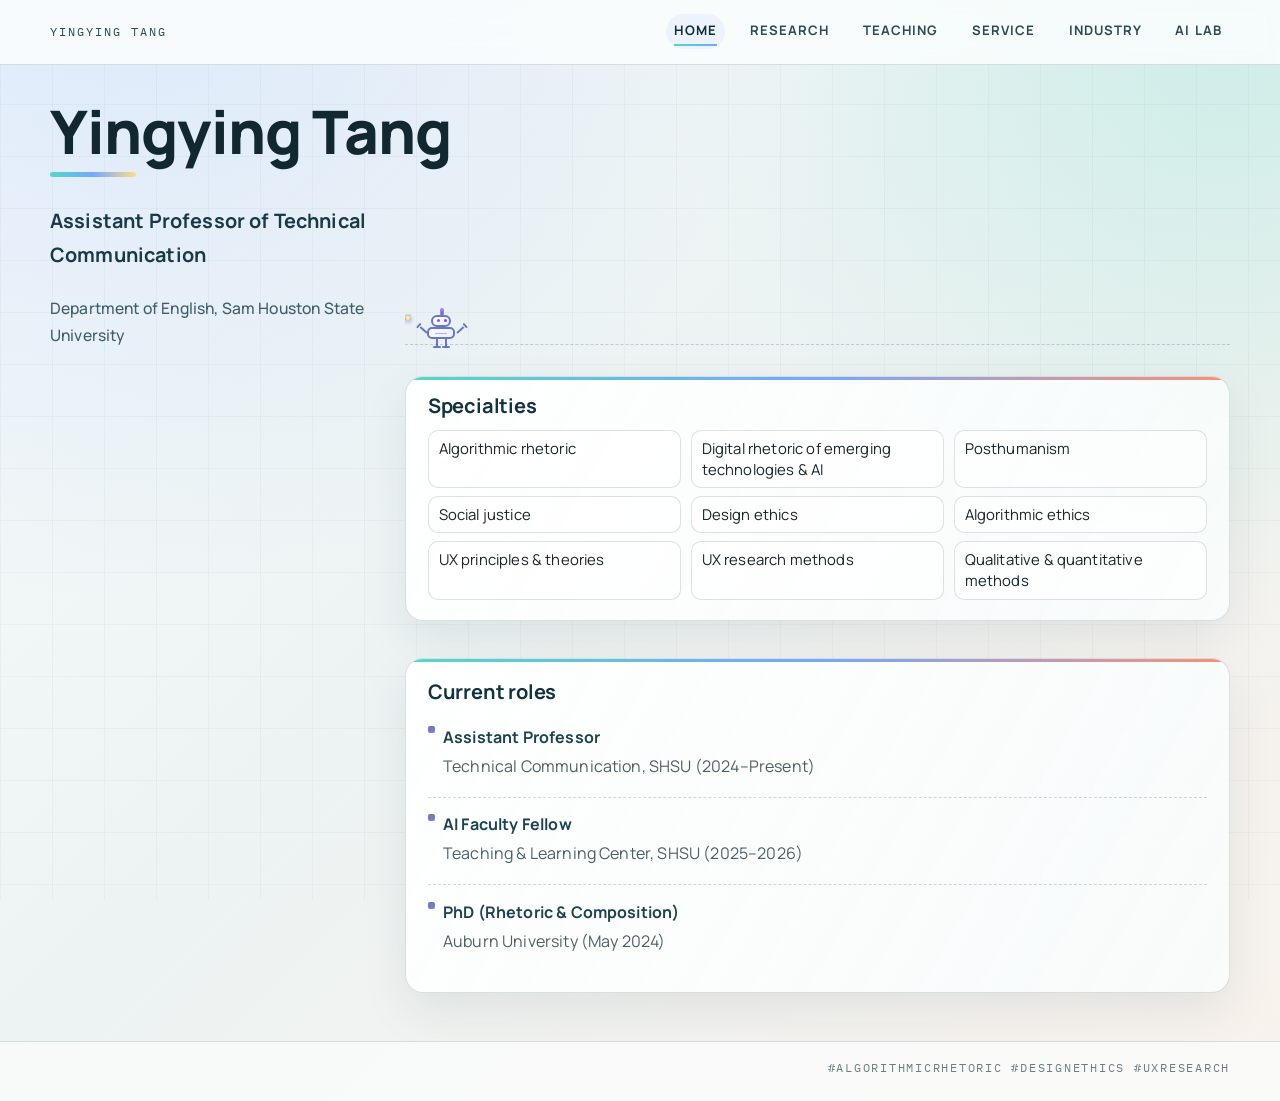
<file: index.html>
<!DOCTYPE html>
<html lang="en">
<head>
  <meta charset="UTF-8">
  <meta name="viewport" content="width=device-width, initial-scale=1.0">
  <link rel="stylesheet" href="css/styles.css">
  <title>Home | Yingying Tang</title>
</head>
<body>
  <div class="page-wrapper">
<header class="site-header">
    <div class="site-header-inner">
      <p class="site-title">Yingying Tang</p>
      <nav class="site-nav" aria-label="Main navigation">
        <a href="index.html" aria-current="page">Home</a>
        <a href="research.html">Research</a>
        <a href="teaching.html">Teaching</a>
        <a href="service.html">Service</a>
        <a href="industry.html">Industry</a>
        <a href="ai-lab.html">AI Lab</a>
      </nav>
    </div>
  </header>
  <main class="container home-page">
    <h1 class="home-name">Yingying Tang</h1>
    <p class="home-subtitle">Assistant Professor of Technical Communication</p>
    <p class="home-affiliation">Department of English, Sam Houston State University</p>

    <div class="home-robot-track" aria-hidden="true">
      <div class="home-walker">
        <div class="home-robot">
          <span class="home-robot-head"></span>
          <span class="home-robot-body"></span>
          <span class="home-robot-eye home-robot-eye-left"></span>
          <span class="home-robot-eye home-robot-eye-right"></span>
          <span class="home-juggle-ball home-juggle-ball-one"></span>
          <span class="home-juggle-ball home-juggle-ball-two"></span>
          <span class="home-juggle-ball home-juggle-ball-three"></span>
          <span class="home-robot-arm home-robot-arm-left"></span>
          <span class="home-robot-arm home-robot-arm-right"></span>
          <span class="home-robot-leg home-robot-leg-left"></span>
          <span class="home-robot-leg home-robot-leg-right"></span>
        </div>
      </div>
    </div>

    <section class="section specialties-section">
      <h2>Specialties</h2>
      <ul class="specialties-list">
        <li>Algorithmic rhetoric</li>
        <li>Digital rhetoric of emerging technologies &amp; AI</li>
        <li>Posthumanism</li>
        <li>Social justice</li>
        <li>Design ethics</li>
        <li>Algorithmic ethics</li>
        <li>UX principles &amp; theories</li>
        <li>UX research methods</li>
        <li>Qualitative &amp; quantitative methods</li>
      </ul>
    </section>

    <section class="section">
      <h2>Current roles</h2>
      <ul>
        <li>
          <h3>Assistant Professor</h3>
          <p>Technical Communication, SHSU (2024–Present)</p>
        </li>
        <li>
          <h3>AI Faculty Fellow</h3>
          <p>Teaching &amp; Learning Center, SHSU (2025–2026)</p>
        </li>
        <li>
          <h3>PhD (Rhetoric &amp; Composition)</h3>
          <p>Auburn University (May 2024)</p>
        </li>
      </ul>
    </section>

  </main>
  <footer class="site-footer">
    <div class="site-footer-inner">
      <p>#AlgorithmicRhetoric #DesignEthics #UXResearch</p>
    </div>
  </footer>
  </div>
</body>
</html>
</file>
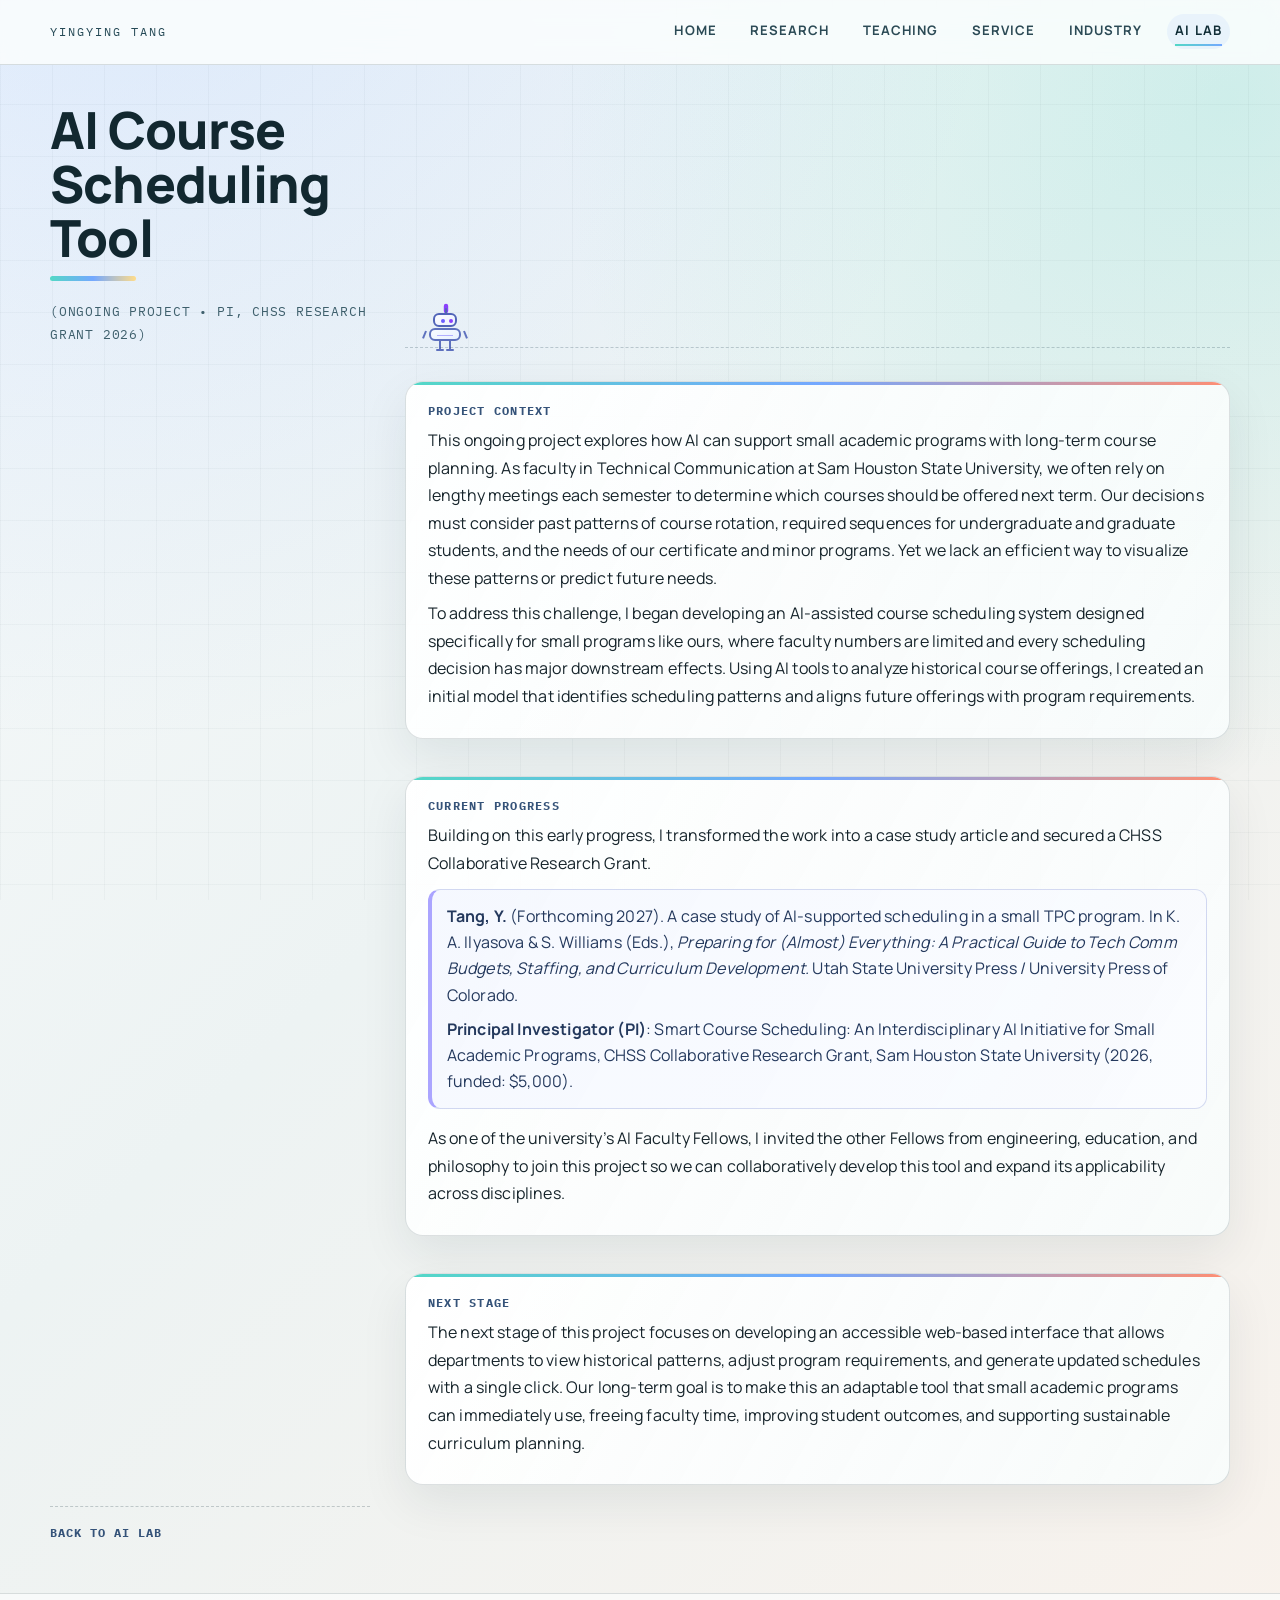
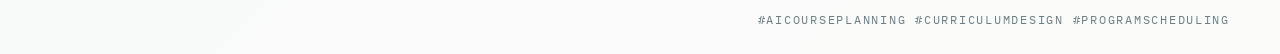
<file: ai-course-scheduling-tool.html>
<!DOCTYPE html>
<html lang="en">
<head>
  <meta charset="UTF-8">
  <meta name="viewport" content="width=device-width, initial-scale=1.0">
  <link rel="stylesheet" href="css/styles.css">
  <title>AI Course Scheduling Tool | Yingying Tang</title>
</head>
<body>
  <div class="page-wrapper">
<header class="site-header">
    <div class="site-header-inner">
      <p class="site-title">Yingying Tang</p>
      <nav class="site-nav" aria-label="Main navigation">
        <a href="index.html">Home</a>
        <a href="research.html">Research</a>
        <a href="teaching.html">Teaching</a>
        <a href="service.html">Service</a>
        <a href="industry.html">Industry</a>
        <a href="ai-lab.html" aria-current="page">AI Lab</a>
      </nav>
    </div>
  </header>
  <main class="container ai-course-page">
    <h1>AI Course Scheduling Tool</h1>
    <p class="ai-course-meta">(Ongoing Project • PI, CHSS Research Grant 2026)</p>

    <div class="ai-course-robot-track" aria-hidden="true">
      <div class="ai-walker">
        <div class="ai-robot">
          <span class="ai-robot-head"></span>
          <span class="ai-robot-body"></span>
          <span class="ai-robot-arm ai-robot-arm-left"></span>
          <span class="ai-robot-arm ai-robot-arm-right"></span>
          <span class="ai-robot-leg ai-robot-leg-left"></span>
          <span class="ai-robot-leg ai-robot-leg-right"></span>
        </div>
      </div>
    </div>

    <section class="section ai-course-block">
      <h2>Project Context</h2>
      <p>This ongoing project explores how AI can support small academic programs with long-term course planning. As faculty in Technical Communication at Sam Houston State University, we often rely on lengthy meetings each semester to determine which courses should be offered next term. Our decisions must consider past patterns of course rotation, required sequences for undergraduate and graduate students, and the needs of our certificate and minor programs. Yet we lack an efficient way to visualize these patterns or predict future needs.</p>
      <p>To address this challenge, I began developing an AI-assisted course scheduling system designed specifically for small programs like ours, where faculty numbers are limited and every scheduling decision has major downstream effects. Using AI tools to analyze historical course offerings, I created an initial model that identifies scheduling patterns and aligns future offerings with program requirements.</p>
    </section>

    <section class="section ai-course-block">
      <h2>Current Progress</h2>
      <p>Building on this early progress, I transformed the work into a case study article and secured a CHSS Collaborative Research Grant.</p>
      <div class="ai-course-citation">
        <p><strong>Tang, Y.</strong> (Forthcoming 2027). A case study of AI-supported scheduling in a small TPC program. In K. A. Ilyasova &amp; S. Williams (Eds.), <em>Preparing for (Almost) Everything: A Practical Guide to Tech Comm Budgets, Staffing, and Curriculum Development.</em> Utah State University Press / University Press of Colorado.</p>
        <p><strong>Principal Investigator (PI)</strong>: Smart Course Scheduling: An Interdisciplinary AI Initiative for Small Academic Programs, CHSS Collaborative Research Grant, Sam Houston State University (2026, funded: $5,000).</p>
      </div>
      <p class="ai-course-collab-note">As one of the university’s AI Faculty Fellows, I invited the other Fellows from engineering, education, and philosophy to join this project so we can collaboratively develop this tool and expand its applicability across disciplines.</p>
    </section>

    <section class="section ai-course-block">
      <h2>Next Stage</h2>
      <p>The next stage of this project focuses on developing an accessible web-based interface that allows departments to view historical patterns, adjust program requirements, and generate updated schedules with a single click. Our long-term goal is to make this an adaptable tool that small academic programs can immediately use, freeing faculty time, improving student outcomes, and supporting sustainable curriculum planning.</p>
    </section>

    <p class="ai-course-exit"><a href="ai-lab.html">Back to AI Lab</a></p>
  </main>
  <footer class="site-footer">
    <div class="site-footer-inner">
      <p>#AICoursePlanning #CurriculumDesign #ProgramScheduling</p>
    </div>
  </footer>
  </div>
</body>
</html>
</file>
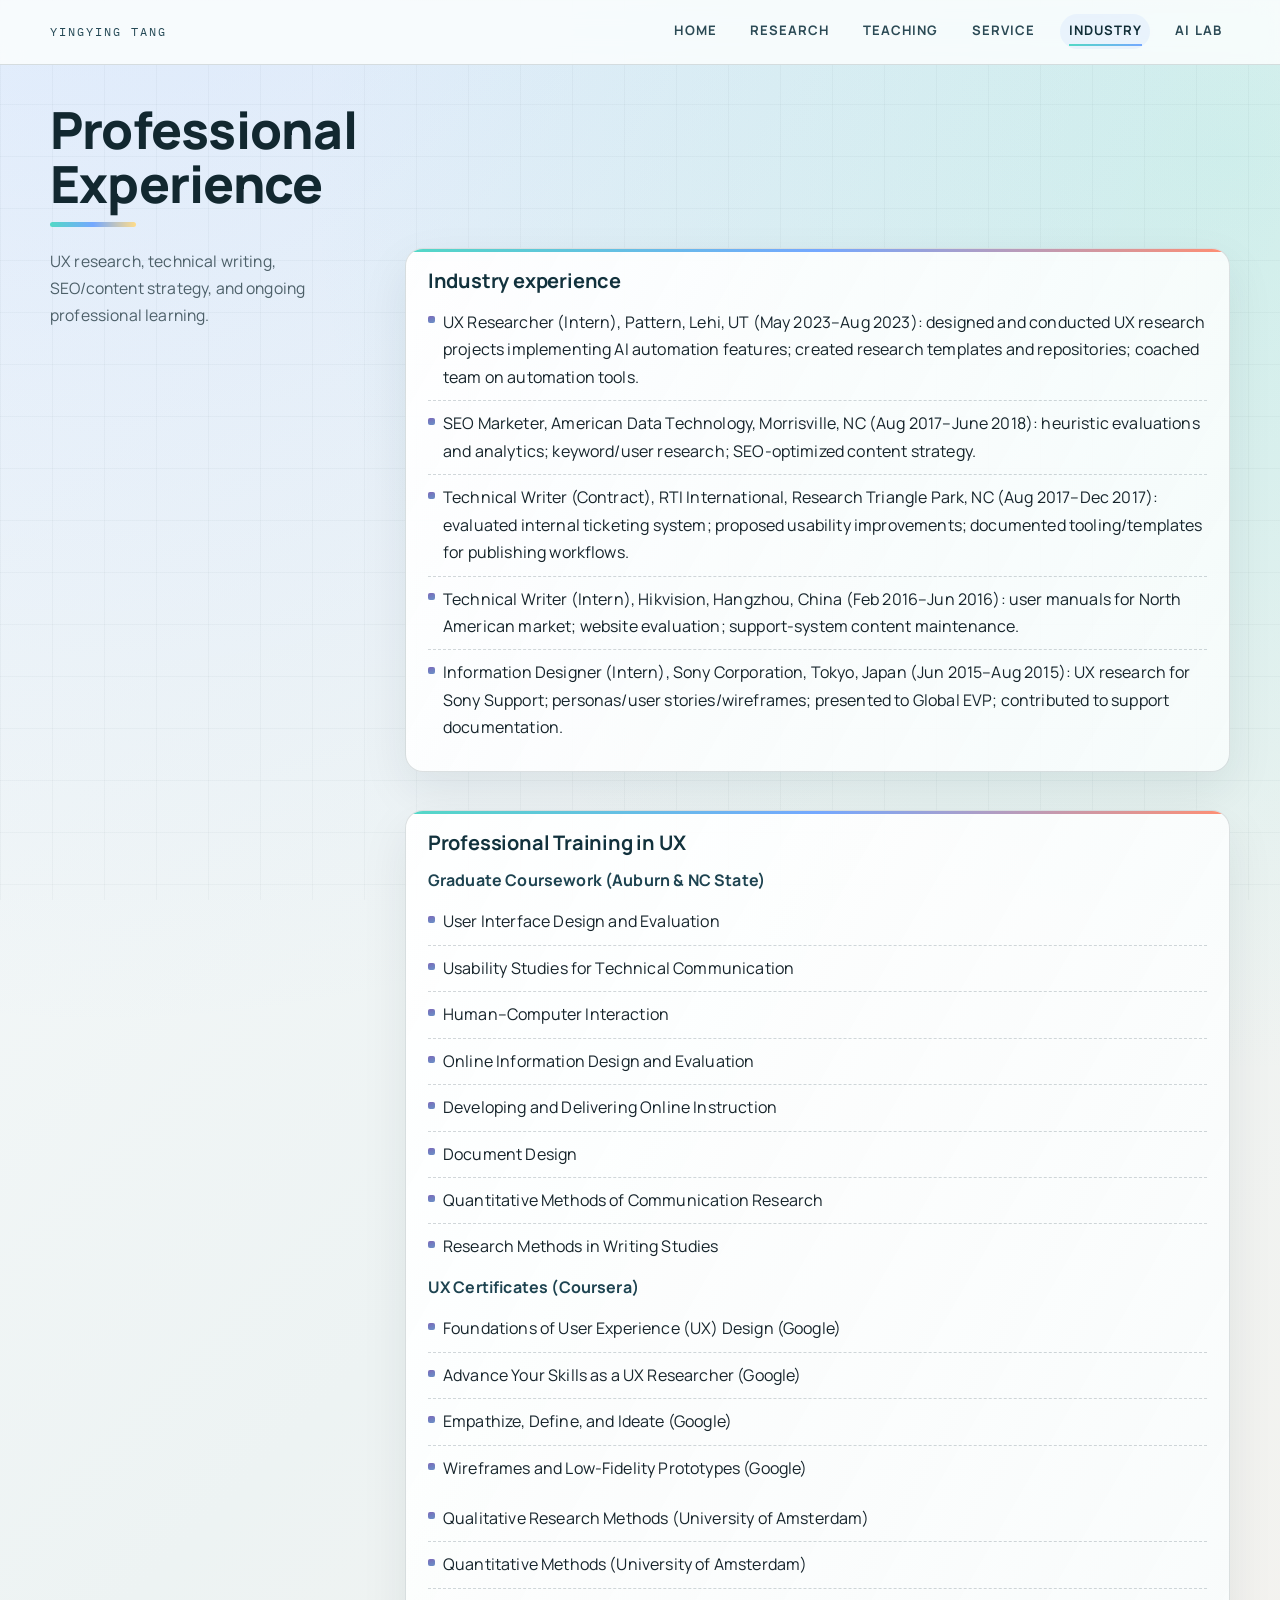
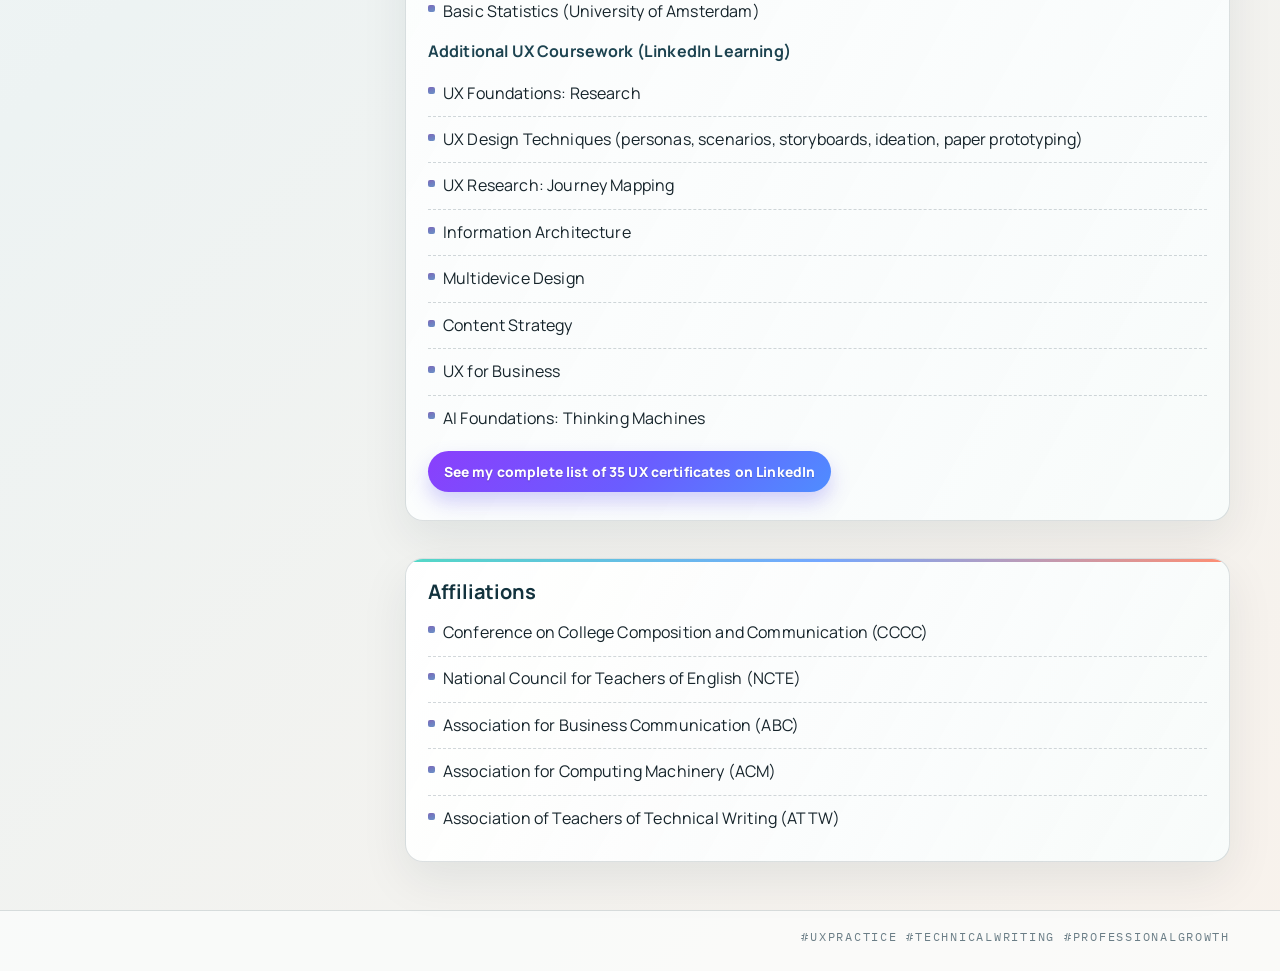
<file: industry.html>
<!DOCTYPE html>
<html lang="en">
<head>
  <meta charset="UTF-8">
  <meta name="viewport" content="width=device-width, initial-scale=1.0">
  <link rel="stylesheet" href="css/styles.css">
  <title>Professional Experience | Yingying Tang</title>
</head>
<body>
  <div class="page-wrapper">
<header class="site-header">
    <div class="site-header-inner">
      <p class="site-title">Yingying Tang</p>
      <nav class="site-nav" aria-label="Main navigation">
        <a href="index.html">Home</a>
        <a href="research.html">Research</a>
        <a href="teaching.html">Teaching</a>
        <a href="service.html">Service</a>
        <a href="industry.html" aria-current="page">Industry</a>
        <a href="ai-lab.html">AI Lab</a>
      </nav>
    </div>
  </header>
  <main class="container">
    <h1>Professional Experience</h1>
    <p>UX research, technical writing, SEO/content strategy, and ongoing professional learning.</p>

    <section class="section">
      <h2>Industry experience</h2>
      <ul>
        <li>UX Researcher (Intern), Pattern, Lehi, UT (May 2023–Aug 2023): designed and conducted UX research projects implementing AI automation features; created research templates and repositories; coached team on automation tools.</li>
        <li>SEO Marketer, American Data Technology, Morrisville, NC (Aug 2017–June 2018): heuristic evaluations and analytics; keyword/user research; SEO-optimized content strategy.</li>
        <li>Technical Writer (Contract), RTI International, Research Triangle Park, NC (Aug 2017–Dec 2017): evaluated internal ticketing system; proposed usability improvements; documented tooling/templates for publishing workflows.</li>
        <li>Technical Writer (Intern), Hikvision, Hangzhou, China (Feb 2016–Jun 2016): user manuals for North American market; website evaluation; support-system content maintenance.</li>
        <li>Information Designer (Intern), Sony Corporation, Tokyo, Japan (Jun 2015–Aug 2015): UX research for Sony Support; personas/user stories/wireframes; presented to Global EVP; contributed to support documentation.</li>
      </ul>
    </section>

    <section class="section">
      <h2>Professional Training in UX</h2>
      <h3>Graduate Coursework (Auburn &amp; NC State)</h3>
      <ul>
        <li>User Interface Design and Evaluation</li>
        <li>Usability Studies for Technical Communication</li>
        <li>Human–Computer Interaction</li>
        <li>Online Information Design and Evaluation</li>
        <li>Developing and Delivering Online Instruction</li>
        <li>Document Design</li>
        <li>Quantitative Methods of Communication Research</li>
        <li>Research Methods in Writing Studies</li>
      </ul>
      <h3>UX Certificates (Coursera)</h3>
      <ul>
        <li>Foundations of User Experience (UX) Design (Google)</li>
        <li>Advance Your Skills as a UX Researcher (Google)</li>
        <li>Empathize, Define, and Ideate (Google)</li>
        <li>Wireframes and Low-Fidelity Prototypes (Google)</li>
      </ul>
      <ul>
        <li>Qualitative Research Methods (University of Amsterdam)</li>
        <li>Quantitative Methods (University of Amsterdam)</li>
        <li>Basic Statistics (University of Amsterdam)</li>
      </ul>
      <h3>Additional UX Coursework (LinkedIn Learning)</h3>
      <ul>
        <li>UX Foundations: Research</li>
        <li>UX Design Techniques (personas, scenarios, storyboards, ideation, paper prototyping)</li>
        <li>UX Research: Journey Mapping</li>
        <li>Information Architecture</li>
        <li>Multidevice Design</li>
        <li>Content Strategy</li>
        <li>UX for Business</li>
        <li>AI Foundations: Thinking Machines</li>
      </ul>
      <p class="industry-cert-link"><a class="industry-cert-button" href="https://www.linkedin.com/in/yingying-tang/details/certifications/" target="_blank" rel="noopener noreferrer">See my complete list of 35 UX certificates on LinkedIn</a></p>
    </section>

    <section class="section">
      <h2>Affiliations</h2>
      <ul>
        <li>Conference on College Composition and Communication (CCCC)</li>
        <li>National Council for Teachers of English (NCTE)</li>
        <li>Association for Business Communication (ABC)</li>
        <li>Association for Computing Machinery (ACM)</li>
        <li>Association of Teachers of Technical Writing (ATTW)</li>
      </ul>
    </section>
  </main>
  <footer class="site-footer">
    <div class="site-footer-inner">
      <p>#UXPractice #TechnicalWriting #ProfessionalGrowth</p>
    </div>
  </footer>
  </div>
</body>
</html>
</file>
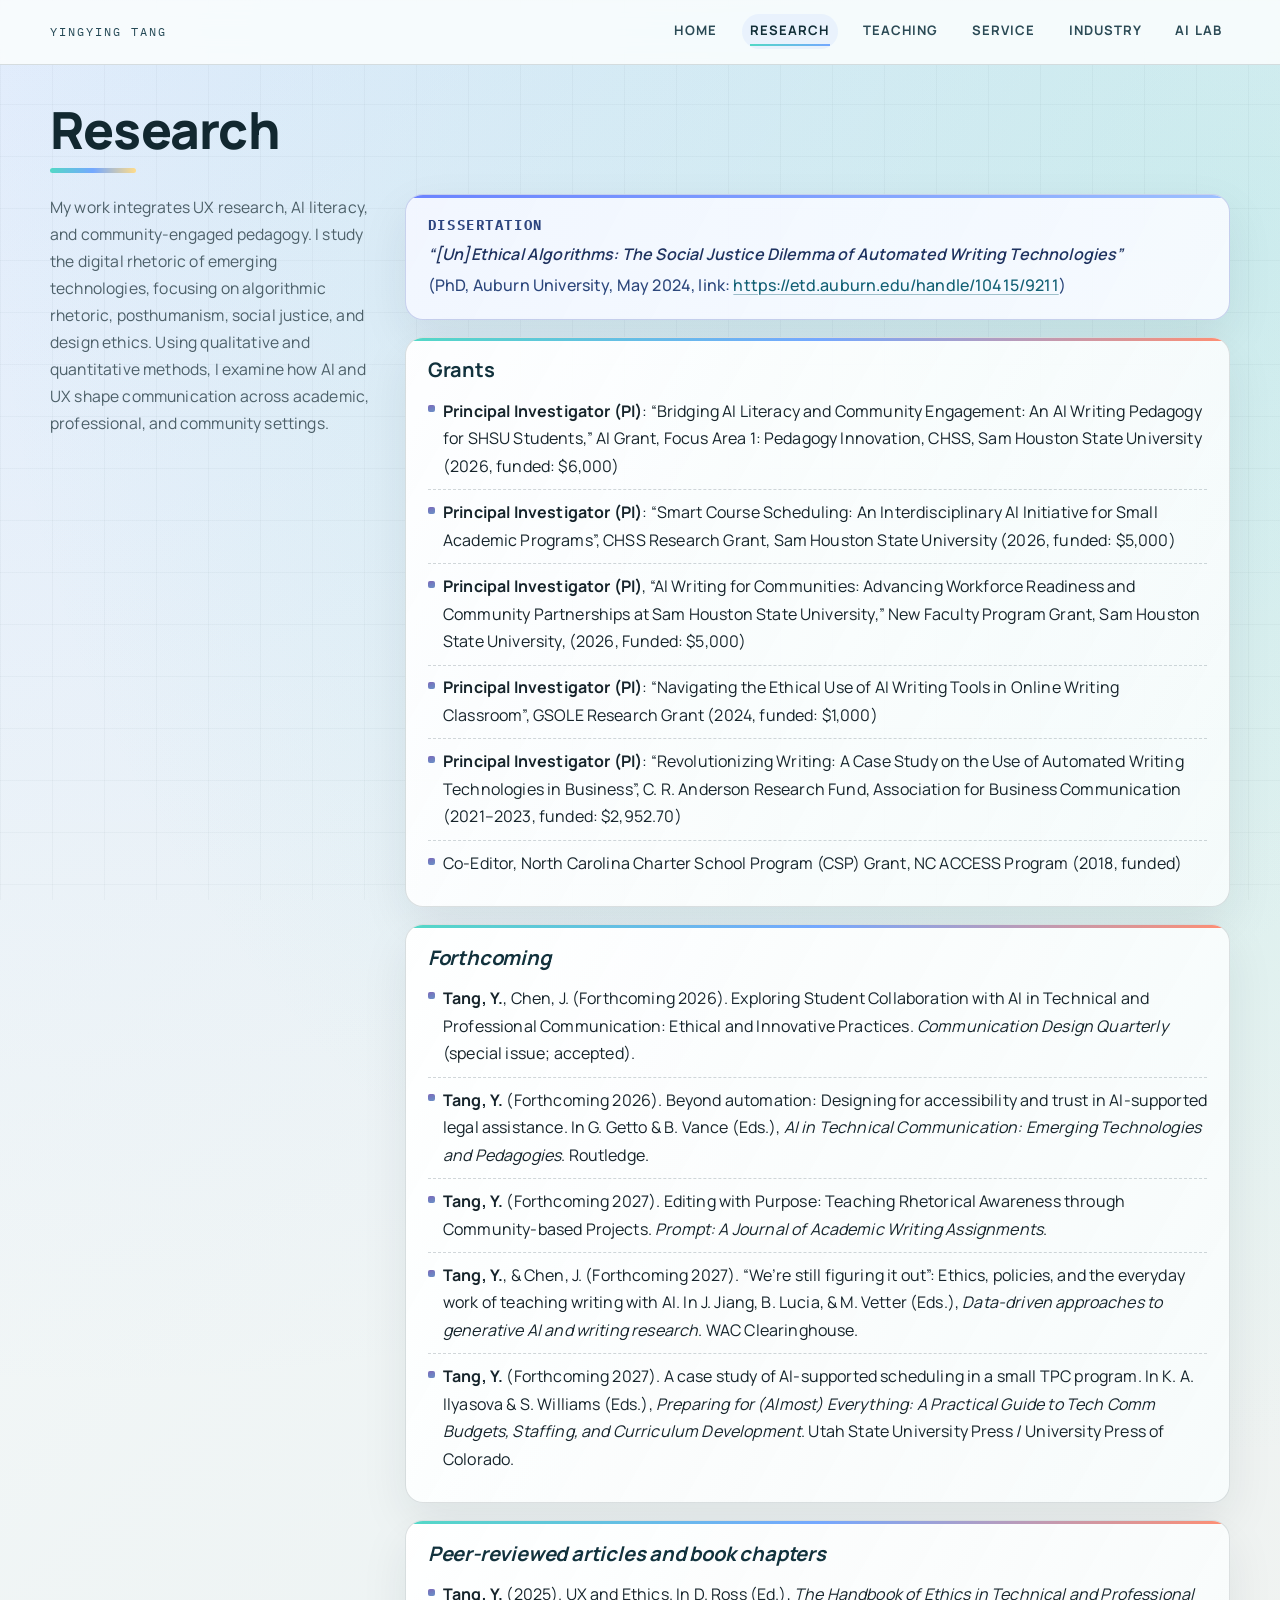
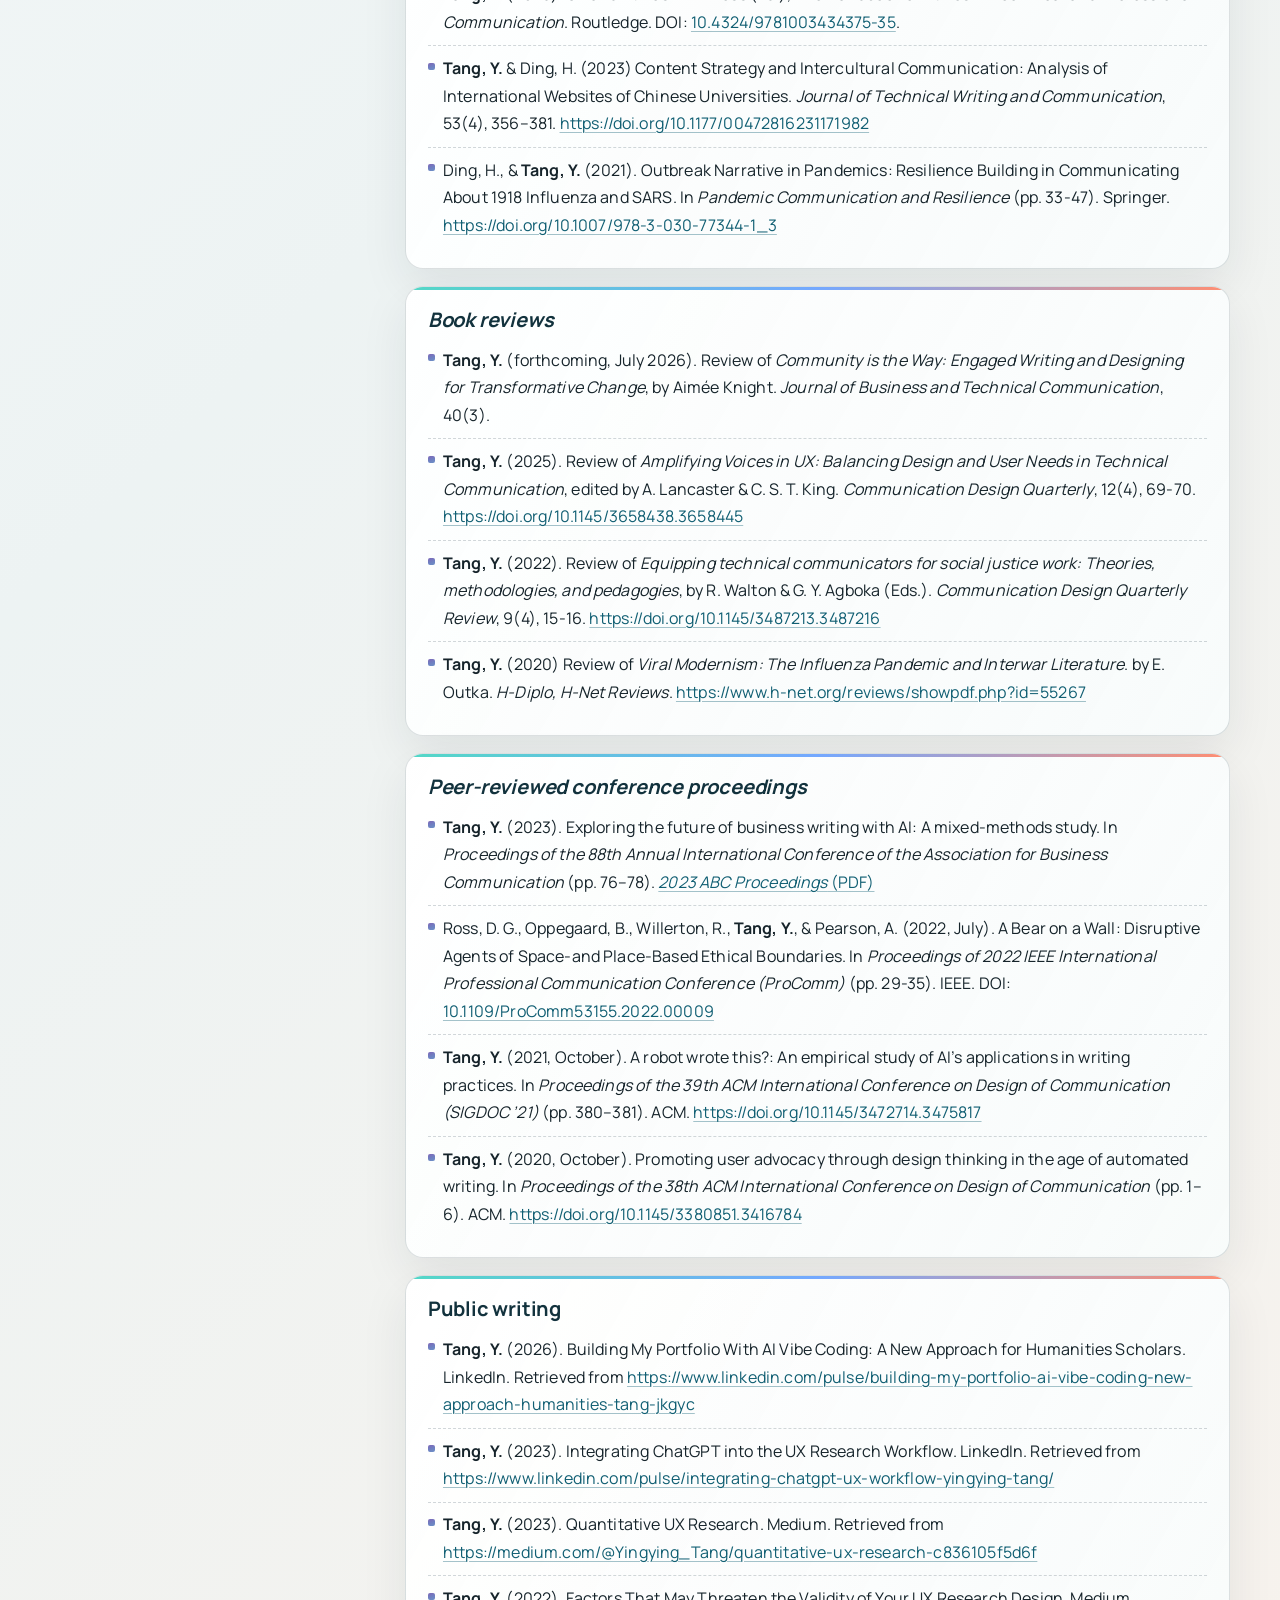
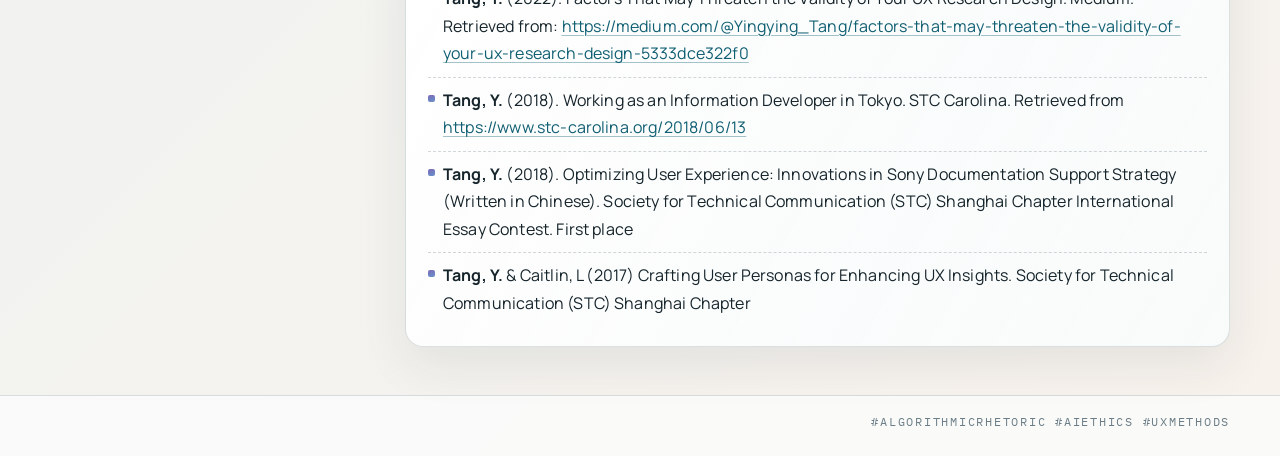
<file: research.html>
<!DOCTYPE html>
<html lang="en">
<head>
  <meta charset="UTF-8">
  <meta name="viewport" content="width=device-width, initial-scale=1.0">
  <link rel="stylesheet" href="css/styles.css">
  <title>Research | Yingying Tang</title>
</head>
<body>
  <div class="page-wrapper">
<header class="site-header">
    <div class="site-header-inner">
      <p class="site-title">Yingying Tang</p>
      <nav class="site-nav" aria-label="Main navigation">
        <a href="index.html">Home</a>
        <a href="research.html" aria-current="page">Research</a>
        <a href="teaching.html">Teaching</a>
        <a href="service.html">Service</a>
        <a href="industry.html">Industry</a>
        <a href="ai-lab.html">AI Lab</a>
      </nav>
    </div>
  </header>
  <main class="container">
    <h1>Research</h1>
    <p>My work integrates UX research, AI literacy, and community-engaged pedagogy. I study the digital rhetoric of emerging technologies, focusing on algorithmic rhetoric, posthumanism, social justice, and design ethics. Using qualitative and quantitative methods, I examine how AI and UX shape communication across academic, professional, and community settings.</p>
    <div class="research-right-column">
      <section class="section dissertation-highlight">
        <h2>Dissertation</h2>
        <p><em>&ldquo;[Un]Ethical Algorithms: The Social Justice Dilemma of Automated Writing Technologies&rdquo;</em></p>
        <p>(PhD, Auburn University, May 2024, link: <a href="https://etd.auburn.edu/handle/10415/9211" target="_blank" rel="noopener noreferrer">https://etd.auburn.edu/handle/10415/9211</a>)</p>
      </section>

      <section class="section">
        <h2>Grants</h2>
        <ul>
          <li><strong>Principal Investigator (PI)</strong>: “Bridging AI Literacy and Community Engagement: An AI Writing Pedagogy for SHSU Students,” AI Grant, Focus Area 1: Pedagogy Innovation, CHSS, Sam Houston State University (2026, funded: $6,000)</li>
          <li><strong>Principal Investigator (PI)</strong>: “Smart Course Scheduling: An Interdisciplinary AI Initiative for Small Academic Programs”, CHSS Research Grant, Sam Houston State University (2026, funded: $5,000)</li>
          <li><strong>Principal Investigator (PI)</strong>, “AI Writing for Communities: Advancing Workforce Readiness and Community Partnerships at Sam Houston State University,” New Faculty Program Grant, Sam Houston State University, (2026, Funded: $5,000)</li>
          <li><strong>Principal Investigator (PI)</strong>: “Navigating the Ethical Use of AI Writing Tools in Online Writing Classroom”, GSOLE Research Grant (2024, funded: $1,000)</li>
          <li><strong>Principal Investigator (PI)</strong>: “Revolutionizing Writing: A Case Study on the Use of Automated Writing Technologies in Business”, C. R. Anderson Research Fund, Association for Business Communication (2021–2023, funded: $2,952.70)</li>
          <li>Co-Editor, North Carolina Charter School Program (CSP) Grant, NC ACCESS Program (2018, funded)</li>
        </ul>
      </section>

      <section class="section">
        <h2><em>Forthcoming</em></h2>
        <ul>
          <li><strong>Tang, Y.</strong>, Chen, J. (Forthcoming 2026). Exploring Student Collaboration with AI in Technical and Professional Communication: Ethical and Innovative Practices. <em>Communication Design Quarterly</em> (special issue; accepted).</li>
          <li><strong>Tang, Y.</strong> (Forthcoming 2026). Beyond automation: Designing for accessibility and trust in AI-supported legal assistance. In G. Getto &amp; B. Vance (Eds.), <em>AI in Technical Communication: Emerging Technologies and Pedagogies</em>. Routledge.</li>
          <li><strong>Tang, Y.</strong> (Forthcoming 2027). Editing with Purpose: Teaching Rhetorical Awareness through Community-based Projects. <em>Prompt: A Journal of Academic Writing Assignments</em>.</li>
          <li><strong>Tang, Y.</strong>, &amp; Chen, J. (Forthcoming 2027). “We’re still figuring it out”: Ethics, policies, and the everyday work of teaching writing with AI. In J. Jiang, B. Lucia, &amp; M. Vetter (Eds.), <em>Data-driven approaches to generative AI and writing research</em>. WAC Clearinghouse.</li>
          <li><strong>Tang, Y.</strong> (Forthcoming 2027). A case study of AI-supported scheduling in a small TPC program. In K. A. Ilyasova &amp; S. Williams (Eds.), <em>Preparing for (Almost) Everything: A Practical Guide to Tech Comm Budgets, Staffing, and Curriculum Development</em>. Utah State University Press / University Press of Colorado.</li>
        </ul>
      </section>

      <section class="section">
        <h2><em>Peer-reviewed articles and book chapters</em></h2>
        <ul>
          <li><strong>Tang, Y.</strong> (2025). UX and Ethics. In D. Ross (Ed.), <em>The Handbook of Ethics in Technical and Professional Communication</em>. Routledge. DOI: <a href="https://doi.org/10.4324/9781003434375-35" target="_blank" rel="noopener noreferrer">10.4324/9781003434375-35</a>.</li>
          <li><strong>Tang, Y.</strong> &amp; Ding, H. (2023) Content Strategy and Intercultural Communication: Analysis of International Websites of Chinese Universities. <em>Journal of Technical Writing and Communication</em>, 53(4), 356–381. <a href="https://doi.org/10.1177/00472816231171982" target="_blank" rel="noopener noreferrer">https://doi.org/10.1177/00472816231171982</a></li>
          <li>Ding, H., &amp; <strong>Tang, Y.</strong> (2021). Outbreak Narrative in Pandemics: Resilience Building in Communicating About 1918 Influenza and SARS. In <em>Pandemic Communication and Resilience</em> (pp. 33-47). Springer. <a href="https://doi.org/10.1007/978-3-030-77344-1_3" target="_blank" rel="noopener noreferrer">https://doi.org/10.1007/978-3-030-77344-1_3</a></li>
        </ul>
      </section>

      <section class="section">
        <h2><em>Book reviews</em></h2>
        <ul>
          <li><strong>Tang, Y.</strong> (forthcoming, July 2026). Review of <em>Community is the Way: Engaged Writing and Designing for Transformative Change</em>, by Aimée Knight. <em>Journal of Business and Technical Communication</em>, 40(3).</li>
          <li><strong>Tang, Y.</strong> (2025). Review of <em>Amplifying Voices in UX: Balancing Design and User Needs in Technical Communication</em>, edited by A. Lancaster &amp; C. S. T. King. <em>Communication Design Quarterly</em>, 12(4), 69-70. <a href="https://doi.org/10.1145/3658438.3658445" target="_blank" rel="noopener noreferrer">https://doi.org/10.1145/3658438.3658445</a></li>
          <li><strong>Tang, Y.</strong> (2022). Review of <em>Equipping technical communicators for social justice work: Theories, methodologies, and pedagogies</em>, by R. Walton &amp; G. Y. Agboka (Eds.). <em>Communication Design Quarterly Review</em>, 9(4), 15-16. <a href="https://doi.org/10.1145/3487213.3487216" target="_blank" rel="noopener noreferrer">https://doi.org/10.1145/3487213.3487216</a></li>
          <li><strong>Tang, Y.</strong> (2020) Review of <em>Viral Modernism: The Influenza Pandemic and Interwar Literature</em>. by E. Outka. <em>H-Diplo, H-Net Reviews</em>. <a href="https://www.h-net.org/reviews/showpdf.php?id=55267" target="_blank" rel="noopener noreferrer">https://www.h-net.org/reviews/showpdf.php?id=55267</a></li>
        </ul>
      </section>

      <section class="section">
        <h2><em>Peer-reviewed conference proceedings</em></h2>
        <ul>
          <li><strong>Tang, Y.</strong> (2023). Exploring the future of business writing with AI: A mixed-methods study. In <em>Proceedings of the 88th Annual International Conference of the Association for Business Communication</em> (pp. 76–78). <a href="https://higherlogicdownload.s3.amazonaws.com/TABC/2a6341d8-64a1-4735-9839-09a0094bc417/UploadedImages/ABC_Annual_International_Conference_Proceedings/2023_Proceedings_Apr_8_2024.pdf" target="_blank" rel="noopener noreferrer"><em>2023 ABC Proceedings</em> (PDF)</a></li>
          <li>Ross, D. G., Oppegaard, B., Willerton, R., <strong>Tang, Y.</strong>, &amp; Pearson, A. (2022, July). A Bear on a Wall: Disruptive Agents of Space-and Place-Based Ethical Boundaries. In <em>Proceedings of 2022 IEEE International Professional Communication Conference (ProComm)</em> (pp. 29-35). IEEE. DOI: <a href="https://doi.org/10.1109/ProComm53155.2022.00009" target="_blank" rel="noopener noreferrer">10.1109/ProComm53155.2022.00009</a></li>
          <li><strong>Tang, Y.</strong> (2021, October). A robot wrote this?: An empirical study of AI’s applications in writing practices. In <em>Proceedings of the 39th ACM International Conference on Design of Communication (SIGDOC ’21)</em> (pp. 380–381). ACM. <a href="https://doi.org/10.1145/3472714.3475817" target="_blank" rel="noopener noreferrer">https://doi.org/10.1145/3472714.3475817</a></li>
          <li><strong>Tang, Y.</strong> (2020, October). Promoting user advocacy through design thinking in the age of automated writing. In <em>Proceedings of the 38th ACM International Conference on Design of Communication</em> (pp. 1–6). ACM. <a href="https://doi.org/10.1145/3380851.3416784" target="_blank" rel="noopener noreferrer">https://doi.org/10.1145/3380851.3416784</a></li>
        </ul>
      </section>

      <section class="section">
        <h2>Public writing</h2>
        <ul>
          <li><strong>Tang, Y.</strong> (2026). Building My Portfolio With AI Vibe Coding: A New Approach for Humanities Scholars. LinkedIn. Retrieved from <a href="https://www.linkedin.com/pulse/building-my-portfolio-ai-vibe-coding-new-approach-humanities-tang-jkgyc" target="_blank" rel="noopener noreferrer">https://www.linkedin.com/pulse/building-my-portfolio-ai-vibe-coding-new-approach-humanities-tang-jkgyc</a></li>
          <li><strong>Tang, Y.</strong> (2023). Integrating ChatGPT into the UX Research Workflow. LinkedIn. Retrieved from <a href="https://www.linkedin.com/pulse/integrating-chatgpt-ux-workflow-yingying-tang/" target="_blank" rel="noopener noreferrer">https://www.linkedin.com/pulse/integrating-chatgpt-ux-workflow-yingying-tang/</a></li>
          <li><strong>Tang, Y.</strong> (2023). Quantitative UX Research. Medium. Retrieved from <a href="https://medium.com/@Yingying_Tang/quantitative-ux-research-c836105f5d6f" target="_blank" rel="noopener noreferrer">https://medium.com/@Yingying_Tang/quantitative-ux-research-c836105f5d6f</a></li>
          <li><strong>Tang, Y.</strong> (2022). Factors That May Threaten the Validity of Your UX Research Design. Medium. Retrieved from: <a href="https://medium.com/@Yingying_Tang/factors-that-may-threaten-the-validity-of-your-ux-research-design-5333dce322f0" target="_blank" rel="noopener noreferrer">https://medium.com/@Yingying_Tang/factors-that-may-threaten-the-validity-of-your-ux-research-design-5333dce322f0</a></li>
          <li><strong>Tang, Y.</strong> (2018). Working as an Information Developer in Tokyo. STC Carolina. Retrieved from <a href="https://www.stc-carolina.org/2018/06/13" target="_blank" rel="noopener noreferrer">https://www.stc-carolina.org/2018/06/13</a></li>
          <li><strong>Tang, Y.</strong> (2018). Optimizing User Experience: Innovations in Sony Documentation Support Strategy (Written in Chinese). Society for Technical Communication (STC) Shanghai Chapter International Essay Contest. First place</li>
          <li><strong>Tang, Y.</strong> &amp; Caitlin, L (2017) Crafting User Personas for Enhancing UX Insights. Society for Technical Communication (STC) Shanghai Chapter</li>
        </ul>
      </section>
    </div>
  </main>
  <footer class="site-footer">
    <div class="site-footer-inner">
      <p>#AlgorithmicRhetoric #AIEthics #UXMethods</p>
    </div>
  </footer>
  </div>
</body>
</html>
</file>
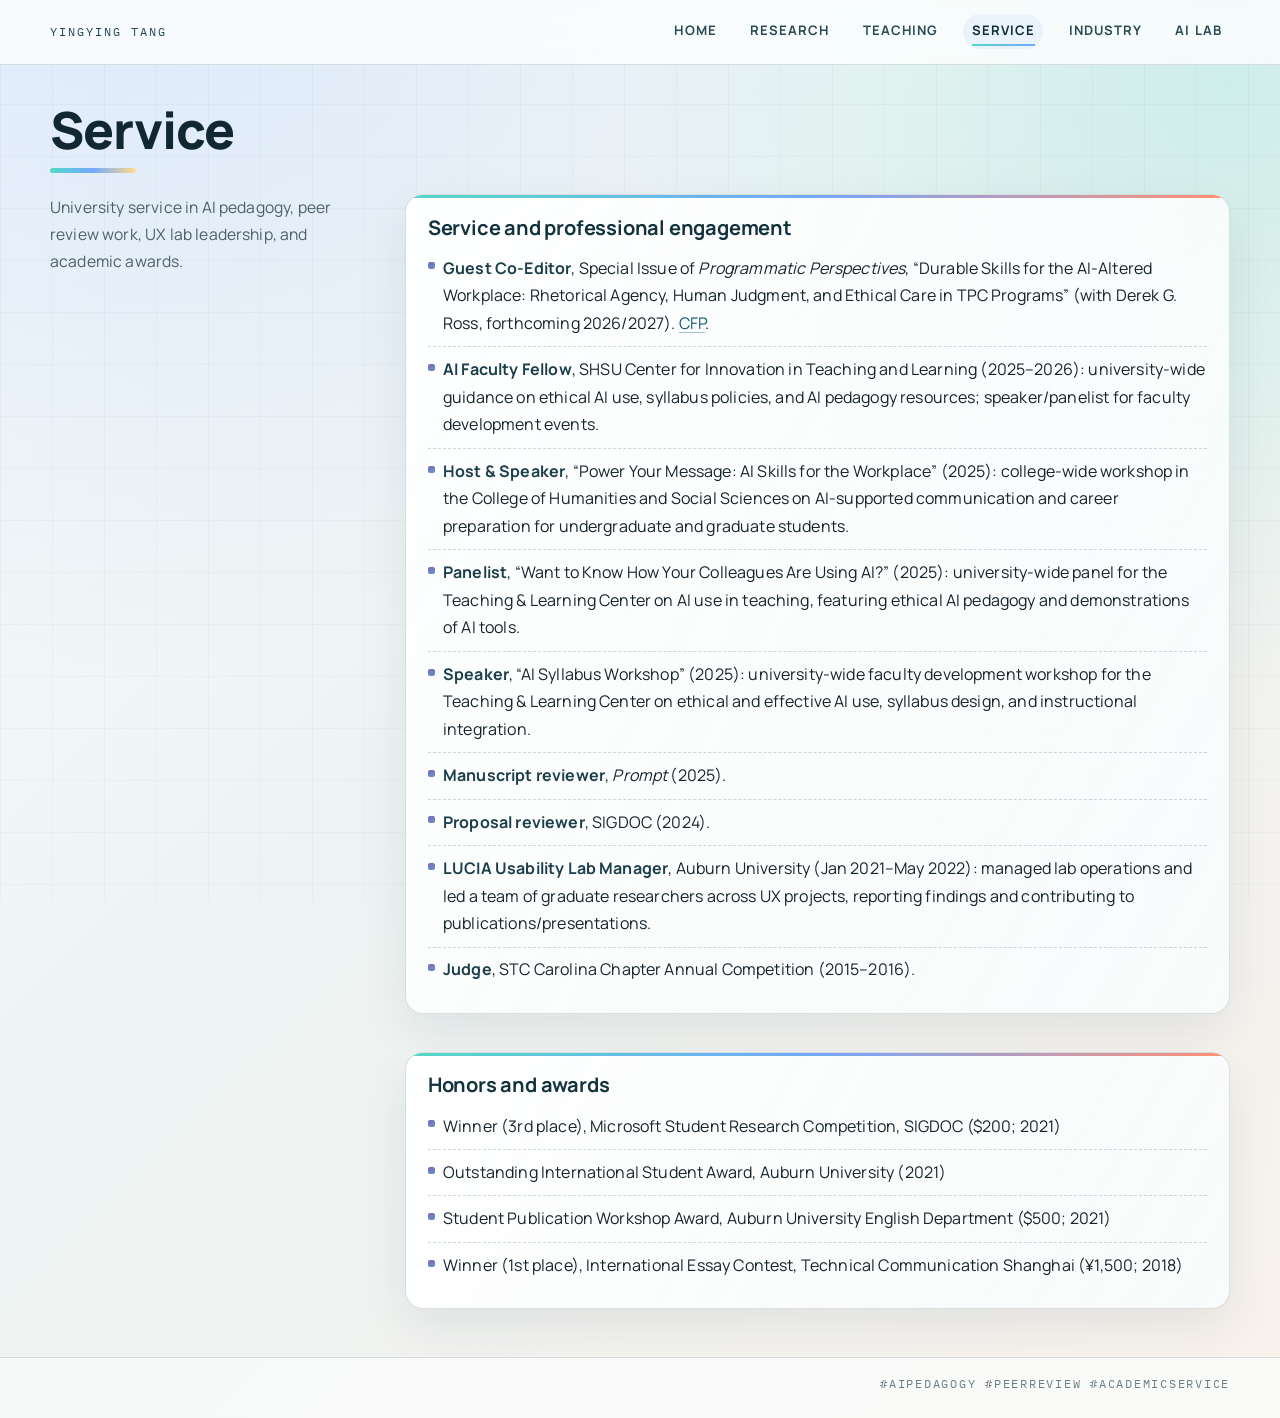
<file: service.html>
<!DOCTYPE html>
<html lang="en">
<head>
  <meta charset="UTF-8">
  <meta name="viewport" content="width=device-width, initial-scale=1.0">
  <link rel="stylesheet" href="css/styles.css">
  <title>Service | Yingying Tang</title>
</head>
<body>
  <div class="page-wrapper">
<header class="site-header">
    <div class="site-header-inner">
      <p class="site-title">Yingying Tang</p>
      <nav class="site-nav" aria-label="Main navigation">
        <a href="index.html">Home</a>
        <a href="research.html">Research</a>
        <a href="teaching.html">Teaching</a>
        <a href="service.html" aria-current="page">Service</a>
        <a href="industry.html">Industry</a>
        <a href="ai-lab.html">AI Lab</a>
      </nav>
    </div>
  </header>
  <main class="container service-page">
    <h1>Service</h1>
    <p>University service in AI pedagogy, peer review work, UX lab leadership, and academic awards.</p>

    <section class="section">
      <h2>Service and professional engagement</h2>
      <ul class="service-roles">
        <li><strong class="role-emphasis">Guest Co-Editor</strong>, Special Issue of <em>Programmatic Perspectives</em>, “Durable Skills for the AI-Altered Workplace: Rhetorical Agency, Human Judgment, and Ethical Care in TPC Programs” (with Derek G. Ross, forthcoming 2026/2027). <a href="https://docs.google.com/document/d/1rFxKTXmx0uX9_1t96iVwbvskyDgK7tMR/edit?usp=sharing">CFP</a>.</li>
        <li><strong class="role-emphasis">AI Faculty Fellow</strong>, SHSU Center for Innovation in Teaching and Learning (2025–2026): university-wide guidance on ethical AI use, syllabus policies, and AI pedagogy resources; speaker/panelist for faculty development events.</li>
        <li><strong class="role-emphasis">Host &amp; Speaker</strong>, “Power Your Message: AI Skills for the Workplace” (2025): college-wide workshop in the College of Humanities and Social Sciences on AI-supported communication and career preparation for undergraduate and graduate students.</li>
        <li><strong class="role-emphasis">Panelist</strong>, “Want to Know How Your Colleagues Are Using AI?” (2025): university-wide panel for the Teaching &amp; Learning Center on AI use in teaching, featuring ethical AI pedagogy and demonstrations of AI tools.</li>
        <li><strong class="role-emphasis">Speaker</strong>, “AI Syllabus Workshop” (2025): university-wide faculty development workshop for the Teaching &amp; Learning Center on ethical and effective AI use, syllabus design, and instructional integration.</li>
        <li><strong class="role-emphasis">Manuscript reviewer</strong>, <em>Prompt</em> (2025).</li>
        <li><strong class="role-emphasis">Proposal reviewer</strong>, SIGDOC (2024).</li>
        <li><strong class="role-emphasis">LUCIA Usability Lab Manager</strong>, Auburn University (Jan 2021–May 2022): managed lab operations and led a team of graduate researchers across UX projects, reporting findings and contributing to publications/presentations.</li>
        <li><strong class="role-emphasis">Judge</strong>, STC Carolina Chapter Annual Competition (2015–2016).</li>
      </ul>
    </section>

    <section class="section">
      <h2>Honors and awards</h2>
      <ul>
        <li>Winner (3rd place), Microsoft Student Research Competition, SIGDOC ($200; 2021)</li>
        <li>Outstanding International Student Award, Auburn University (2021)</li>
        <li>Student Publication Workshop Award, Auburn University English Department ($500; 2021)</li>
        <li>Winner (1st place), International Essay Contest, Technical Communication Shanghai (¥1,500; 2018)</li>
      </ul>
    </section>
  </main>
  <footer class="site-footer">
    <div class="site-footer-inner">
      <p>#AIPedagogy #PeerReview #AcademicService</p>
    </div>
  </footer>
  </div>
</body>
</html>
</file>
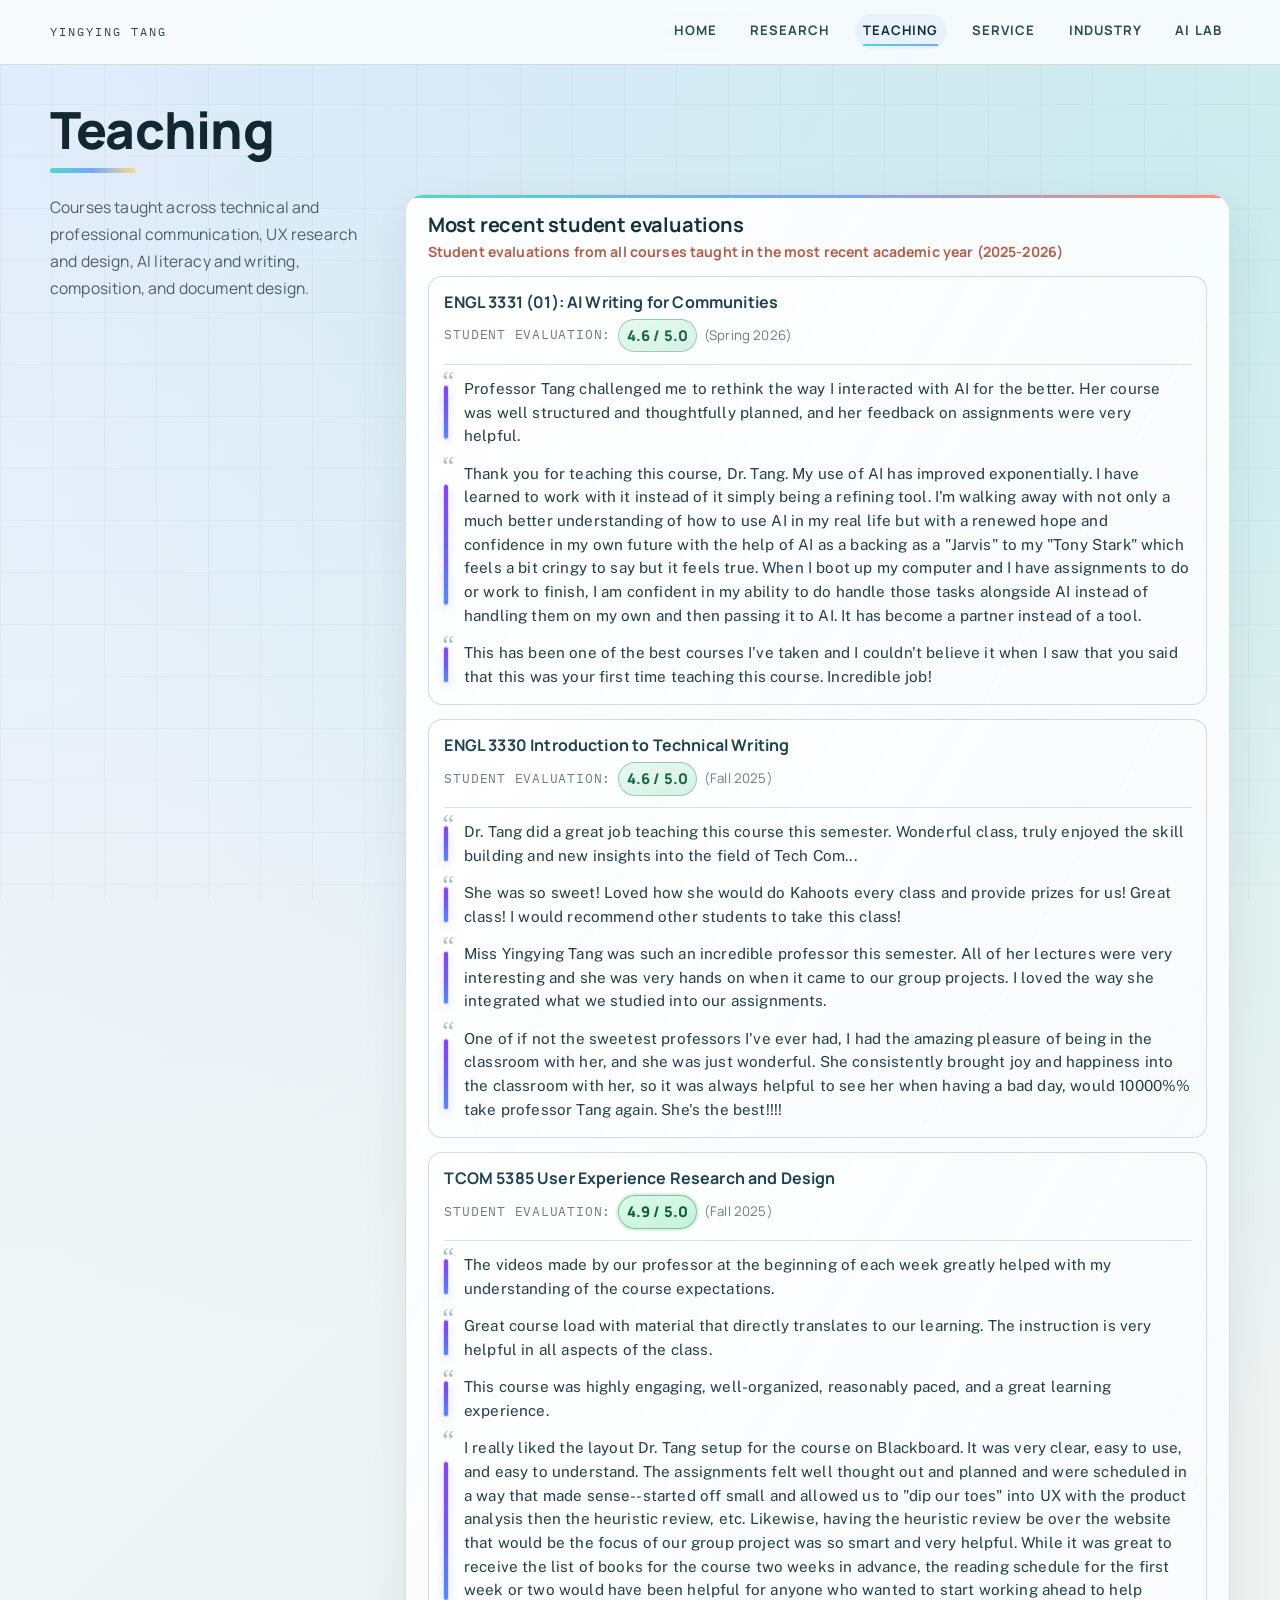
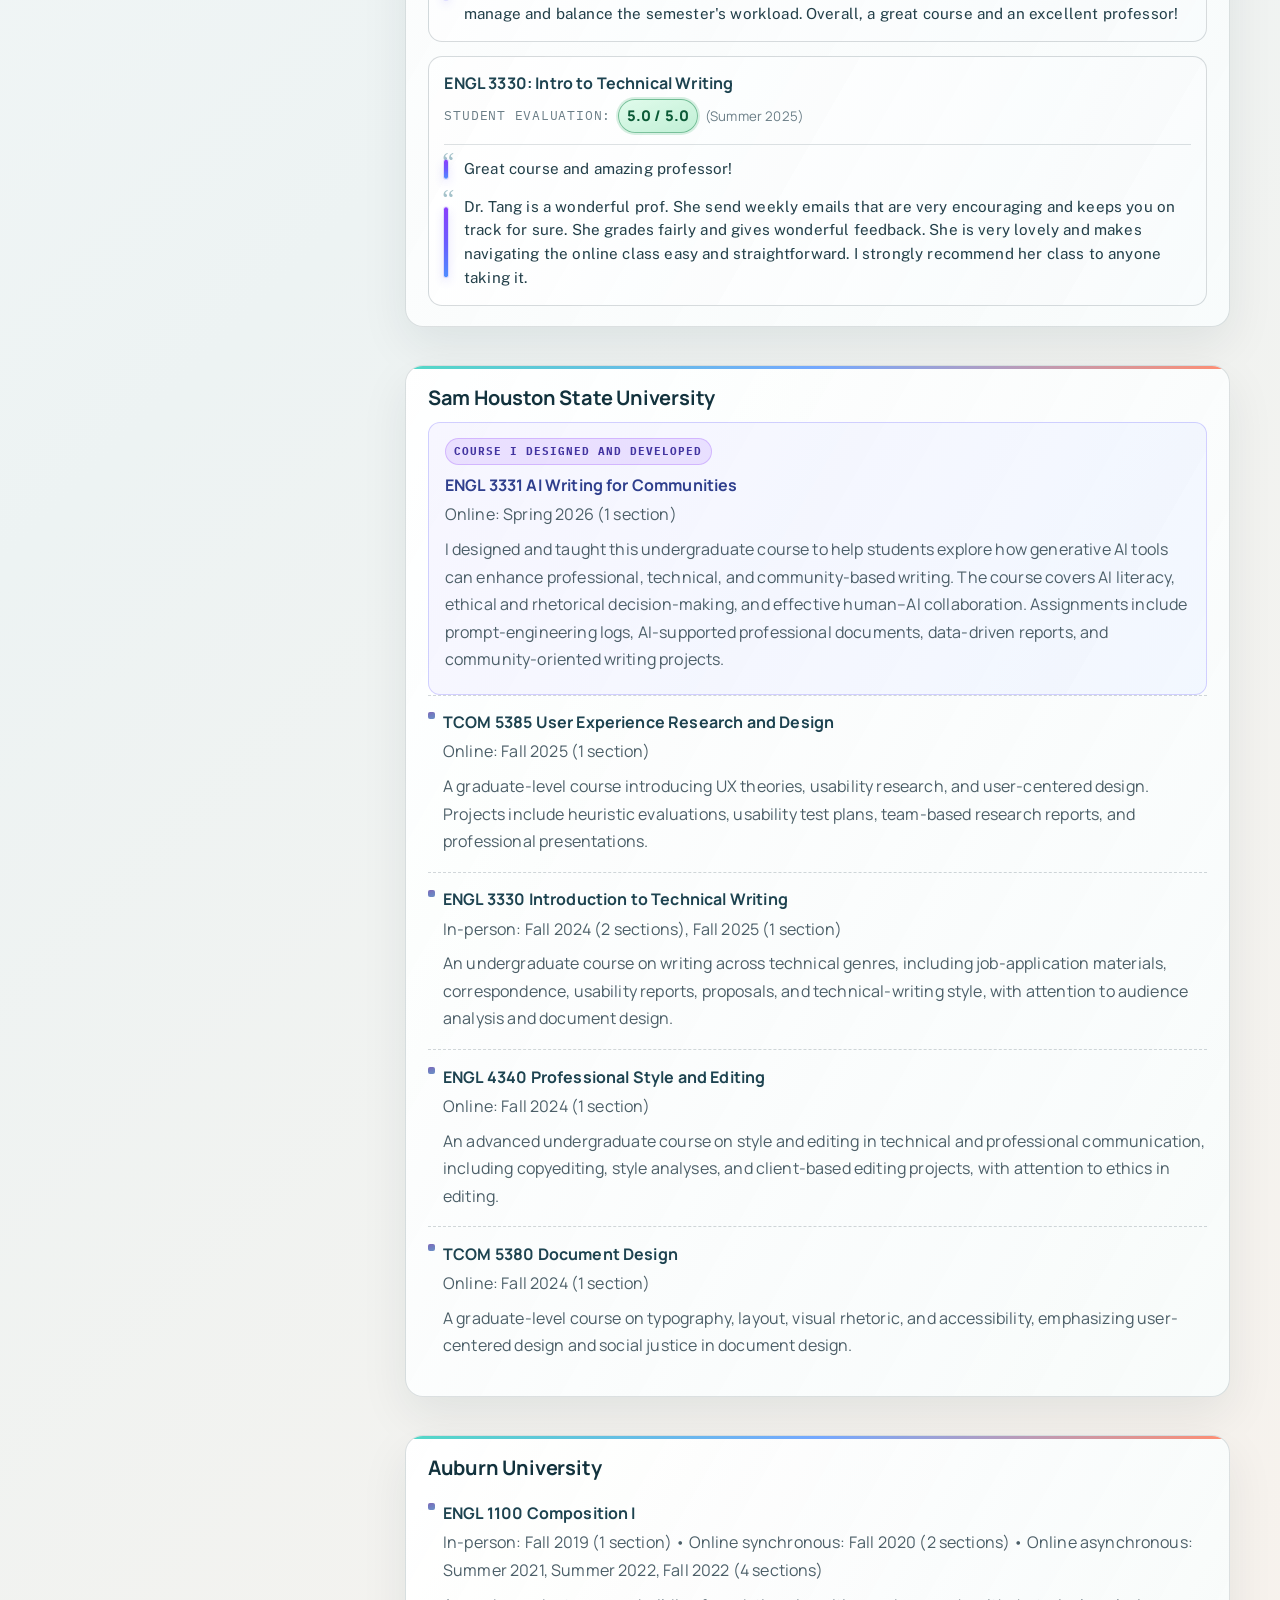
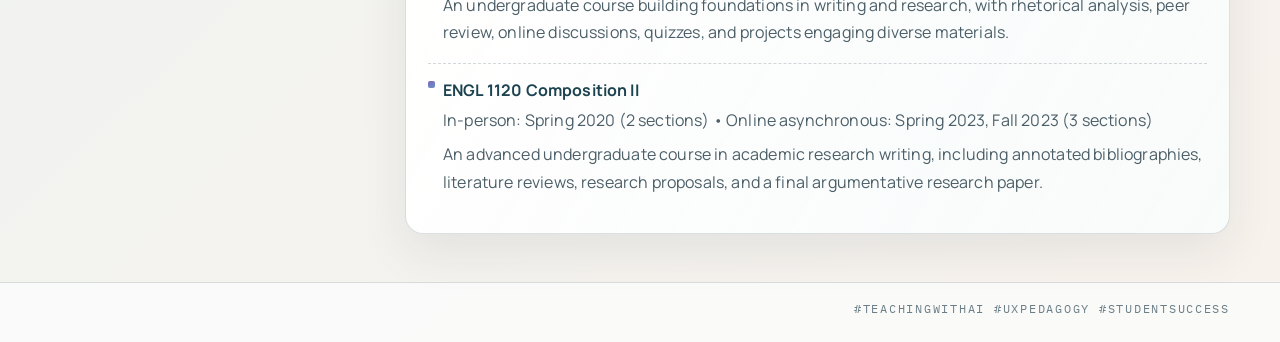
<file: teaching.html>
<!DOCTYPE html>
<html lang="en">
<head>
  <meta charset="UTF-8">
  <meta name="viewport" content="width=device-width, initial-scale=1.0">
  <link rel="stylesheet" href="css/styles.css">
  <title>Teaching | Yingying Tang</title>
</head>
<body>
  <div class="page-wrapper">
<header class="site-header">
    <div class="site-header-inner">
      <p class="site-title">Yingying Tang</p>
      <nav class="site-nav" aria-label="Main navigation">
        <a href="index.html">Home</a>
        <a href="research.html">Research</a>
        <a href="teaching.html" aria-current="page">Teaching</a>
        <a href="service.html">Service</a>
        <a href="industry.html">Industry</a>
        <a href="ai-lab.html">AI Lab</a>
      </nav>
    </div>
  </header>
  <main class="container teaching-page">
    <h1>Teaching</h1>
    <p>Courses taught across technical and professional communication, UX research and design, AI literacy and writing, composition, and document design.</p>

    <section class="section evals-section">
      <h2>Most recent student evaluations <span class="evals-subheading">Student evaluations from all courses taught in the most recent academic year (2025-2026)</span></h2>

      <article class="course-eval">
        <header class="course-eval-head">
          <h3>ENGL 3331 (01): AI Writing for Communities</h3>
          <p class="eval-score"><span class="eval-score-label">Student evaluation:</span> <span class="eval-score-value eval-score-value-46">4.6 / 5.0</span> <span class="eval-score-term">(Spring 2026)</span></p>
        </header>
        <ul class="eval-quotes">
          <li><blockquote>Professor Tang challenged me to rethink the way I interacted with AI for the better. Her course was well structured and thoughtfully planned, and her feedback on assignments were very helpful.</blockquote></li>
          <li><blockquote>Thank you for teaching this course, Dr. Tang. My use of AI has improved exponentially. I have learned to work with it instead of it simply being a refining tool. I'm walking away with not only a much better understanding of how to use AI in my real life but with a renewed hope and confidence in my own future with the help of AI as a backing as a "Jarvis" to my "Tony Stark" which feels a bit cringy to say but it feels true. When I boot up my computer and I have assignments to do or work to finish, I am confident in my ability to do handle those tasks alongside AI instead of handling them on my own and then passing it to AI. It has become a partner instead of a tool.</blockquote></li>
          <li><blockquote>This has been one of the best courses I've taken and I couldn't believe it when I saw that you said that this was your first time teaching this course. Incredible job!</blockquote></li>
        </ul>
      </article>

      <article class="course-eval">
        <header class="course-eval-head">
          <h3>ENGL 3330 Introduction to Technical Writing</h3>
          <p class="eval-score"><span class="eval-score-label">Student evaluation:</span> <span class="eval-score-value eval-score-value-46">4.6 / 5.0</span> <span class="eval-score-term">(Fall 2025)</span></p>
        </header>
        <ul class="eval-quotes">
          <li><blockquote>Dr. Tang did a great job teaching this course this semester. Wonderful class, truly enjoyed the skill building and new insights into the field of Tech Com...</blockquote></li>
          <li><blockquote>She was so sweet! Loved how she would do Kahoots every class and provide prizes for us! Great class! I would recommend other students to take this class!</blockquote></li>
          <li><blockquote>Miss Yingying Tang was such an incredible professor this semester. All of her lectures were very interesting and she was very hands on when it came to our group projects. I loved the way she integrated what we studied into our assignments.</blockquote></li>
          <li><blockquote>One of if not the sweetest professors I've ever had, I had the amazing pleasure of being in the classroom with her, and she was just wonderful. She consistently brought joy and happiness into the classroom with her, so it was always helpful to see her when having a bad day, would 10000%% take professor Tang again. She's the best!!!!</blockquote></li>
        </ul>
      </article>

      <article class="course-eval">
        <header class="course-eval-head">
          <h3>TCOM 5385 User Experience Research and Design</h3>
          <p class="eval-score"><span class="eval-score-label">Student evaluation:</span> <span class="eval-score-value eval-score-value-49">4.9 / 5.0</span> <span class="eval-score-term">(Fall 2025)</span></p>
        </header>
        <ul class="eval-quotes">
          <li><blockquote>The videos made by our professor at the beginning of each week greatly helped with my understanding of the course expectations.</blockquote></li>
          <li><blockquote>Great course load with material that directly translates to our learning. The instruction is very helpful in all aspects of the class.</blockquote></li>
          <li><blockquote>This course was highly engaging, well-organized, reasonably paced, and a great learning experience.</blockquote></li>
          <li><blockquote>I really liked the layout Dr. Tang setup for the course on Blackboard. It was very clear, easy to use, and easy to understand. The assignments felt well thought out and planned and were scheduled in a way that made sense--started off small and allowed us to "dip our toes" into UX with the product analysis then the heuristic review, etc. Likewise, having the heuristic review be over the website that would be the focus of our group project was so smart and very helpful. While it was great to receive the list of books for the course two weeks in advance, the reading schedule for the first week or two would have been helpful for anyone who wanted to start working ahead to help manage and balance the semester's workload. Overall, a great course and an excellent professor!</blockquote></li>
        </ul>
      </article>

      <article class="course-eval">
        <header class="course-eval-head">
          <h3>ENGL 3330: Intro to Technical Writing</h3>
          <p class="eval-score"><span class="eval-score-label">Student evaluation:</span> <span class="eval-score-value eval-score-value-50">5.0 / 5.0</span> <span class="eval-score-term">(Summer 2025)</span></p>
        </header>
        <ul class="eval-quotes">
          <li><blockquote>Great course and amazing professor!</blockquote></li>
          <li><blockquote>Dr. Tang is a wonderful prof. She send weekly emails that are very encouraging and keeps you on track for sure. She grades fairly and gives wonderful feedback. She is very lovely and makes navigating the online class easy and straightforward. I strongly recommend her class to anyone taking it.</blockquote></li>
        </ul>
      </article>
    </section>

    <section class="section">
      <h2>Sam Houston State University</h2>
      <ul>
        <li class="teaching-featured-course">
          <p class="teaching-featured-tag">Course I Designed and Developed</p>
          <h3>ENGL 3331 AI Writing for Communities</h3>
          <p>Online: Spring 2026 (1 section)</p>
          <p>I designed and taught this undergraduate course to help students explore how generative AI tools can enhance professional, technical, and community-based writing. The course covers AI literacy, ethical and rhetorical decision-making, and effective human–AI collaboration. Assignments include prompt-engineering logs, AI-supported professional documents, data-driven reports, and community-oriented writing projects.</p>
        </li>
        <li>
          <h3>TCOM 5385 User Experience Research and Design</h3>
          <p>Online: Fall 2025 (1 section)</p>
          <p>A graduate-level course introducing UX theories, usability research, and user-centered design. Projects include heuristic evaluations, usability test plans, team-based research reports, and professional presentations.</p>
        </li>
        <li>
          <h3>ENGL 3330 Introduction to Technical Writing</h3>
          <p>In-person: Fall 2024 (2 sections), Fall 2025 (1 section)</p>
          <p>An undergraduate course on writing across technical genres, including job-application materials, correspondence, usability reports, proposals, and technical-writing style, with attention to audience analysis and document design.</p>
        </li>
        <li>
          <h3>ENGL 4340 Professional Style and Editing</h3>
          <p>Online: Fall 2024 (1 section)</p>
          <p>An advanced undergraduate course on style and editing in technical and professional communication, including copyediting, style analyses, and client-based editing projects, with attention to ethics in editing.</p>
        </li>
        <li>
          <h3>TCOM 5380 Document Design</h3>
          <p>Online: Fall 2024 (1 section)</p>
          <p>A graduate-level course on typography, layout, visual rhetoric, and accessibility, emphasizing user-centered design and social justice in document design.</p>
        </li>
      </ul>
    </section>

    <section class="section">
      <h2>Auburn University</h2>
      <ul>
        <li>
          <h3>ENGL 1100 Composition I</h3>
          <p>In-person: Fall 2019 (1 section) • Online synchronous: Fall 2020 (2 sections) • Online asynchronous: Summer 2021, Summer 2022, Fall 2022 (4 sections)</p>
          <p>An undergraduate course building foundations in writing and research, with rhetorical analysis, peer review, online discussions, quizzes, and projects engaging diverse materials.</p>
        </li>
        <li>
          <h3>ENGL 1120 Composition II</h3>
          <p>In-person: Spring 2020 (2 sections) • Online asynchronous: Spring 2023, Fall 2023 (3 sections)</p>
          <p>An advanced undergraduate course in academic research writing, including annotated bibliographies, literature reviews, research proposals, and a final argumentative research paper.</p>
        </li>
      </ul>
    </section>
  </main>
  <footer class="site-footer">
    <div class="site-footer-inner">
      <p>#TeachingWithAI #UXPedagogy #StudentSuccess</p>
    </div>
  </footer>
  </div>
</body>
</html>
</file>
<file: css/styles.css>
@import url("https://fonts.googleapis.com/css2?family=Manrope:wght@400;500;700;800&family=IBM+Plex+Mono:wght@400;500&family=Public+Sans:wght@400;500;600&display=swap");

:root {
  --bg-main: #f3f7f8;
  --bg-panel: #fbfdfd;
  --bg-header: rgba(251, 253, 253, 0.88);

  --text-main: #16242b;
  --text-subtle: #4c5f68;
  --text-faint: #6b7e87;

  --line: rgba(20, 46, 58, 0.15);
  --line-strong: rgba(20, 46, 58, 0.3);

  --accent-cyan: #53d8c6;
  --accent-blue: #74a8ff;
  --accent-coral: #ff8e72;
  --accent-gold: #ffdc8a;

  --shadow-soft: 0 18px 48px rgba(17, 40, 52, 0.08);

  --radius: 18px;
  --max-width: 1220px;
}

*,
*::before,
*::after {
  box-sizing: border-box;
}

html,
body {
  margin: 0;
  padding: 0;
}

body {
  font-family: "Manrope", "Segoe UI", sans-serif;
  color: var(--text-main);
  line-height: 1.72;
  letter-spacing: 0.01em;
  background:
    radial-gradient(circle at 8% -10%, rgba(116, 168, 255, 0.22), transparent 42%),
    radial-gradient(circle at 96% 6%, rgba(83, 216, 198, 0.2), transparent 34%),
    linear-gradient(135deg, #f7fafb 0%, #edf3f3 45%, #f8f2ec 100%);
}

body::before {
  content: "";
  position: fixed;
  inset: 0;
  pointer-events: none;
  background:
    linear-gradient(rgba(20, 46, 58, 0.03) 1px, transparent 1px),
    linear-gradient(90deg, rgba(20, 46, 58, 0.03) 1px, transparent 1px);
  background-size: 52px 52px;
  z-index: -1;
}

.page-wrapper {
  min-height: 100vh;
  display: flex;
  flex-direction: column;
}

a {
  color: #115f73;
  text-decoration-color: rgba(17, 95, 115, 0.38);
  text-underline-offset: 0.17em;
  text-decoration-thickness: 1.4px;
}

a:hover {
  color: #0c4e5e;
}

.site-header {
  position: sticky;
  top: 0;
  z-index: 60;
  border-bottom: 1px solid var(--line);
  backdrop-filter: blur(12px) saturate(130%);
  background: var(--bg-header);
}

.site-header-inner {
  max-width: var(--max-width);
  margin: 0 auto;
  padding: 0.9rem 1.25rem;
  display: flex;
  align-items: center;
  justify-content: space-between;
  gap: 1.2rem;
}

.site-title {
  margin: 0;
  font-family: "IBM Plex Mono", monospace;
  font-size: 0.78rem;
  text-transform: uppercase;
  letter-spacing: 0.16em;
  white-space: nowrap;
  color: #254956;
}

.site-nav {
  display: flex;
  flex-wrap: wrap;
  justify-content: flex-end;
  gap: 0.75rem 1.05rem;
}

.site-nav a {
  position: relative;
  color: #2b4a55;
  font-size: 0.82rem;
  font-weight: 700;
  letter-spacing: 0.08em;
  text-transform: uppercase;
  text-decoration: none;
  padding: 0.28rem 0.52rem 0.5rem;
  border-radius: 999px;
  transition:
    color 0.22s ease,
    background-color 0.22s ease;
}

.site-nav a::after {
  content: "";
  position: absolute;
  left: 0.52rem;
  bottom: 0.2rem;
  width: calc(100% - 1.04rem);
  height: 2px;
  transform: scaleX(0);
  transform-origin: left;
  transition: transform 0.22s ease;
  background: linear-gradient(90deg, var(--accent-cyan), var(--accent-blue));
}

.site-nav a:hover {
  color: #163a45;
}

.site-nav a:hover::after {
  transform: scaleX(1);
}

.site-nav a[aria-current="page"] {
  color: #102d36;
  background: rgba(116, 168, 255, 0.1);
}

.site-nav a[aria-current="page"]::after {
  transform: scaleX(1);
}

.container {
  width: min(var(--max-width), 100%);
  margin: 0 auto;
  padding: 2.4rem 1.25rem 3rem;
}

main.container {
  display: grid;
  grid-template-columns: minmax(250px, 320px) minmax(0, 1fr);
  gap: 1.3rem 2.2rem;
  align-items: start;
}

main.container > h1 {
  grid-column: 1;
  margin: 0;
  font-size: clamp(2.05rem, 4.4vw, 3.2rem);
  font-weight: 800;
  letter-spacing: -0.015em;
  line-height: 1.05;
  color: #122830;
}

main.container > h1::after {
  content: "";
  display: block;
  width: 86px;
  height: 5px;
  border-radius: 99px;
  margin-top: 0.7rem;
  background: linear-gradient(90deg, var(--accent-cyan), var(--accent-blue), var(--accent-gold));
}

main.container > p {
  grid-column: 1;
  margin: 0;
  color: var(--text-subtle);
  font-size: 0.98rem;
}

main.container > p + p {
  margin-top: 0.15rem;
}

main.container > .section {
  grid-column: 2;
}

.research-right-column {
  grid-column: 2;
  display: flex;
  flex-direction: column;
  gap: 1.05rem;
}

.research-right-column .section {
  margin-top: 0;
}

.research-right-column .section + .section {
  margin-top: 0;
}

.home-name {
  font-size: clamp(2.1rem, 5.2vw, 3.75rem) !important;
  line-height: 0.96 !important;
  letter-spacing: -0.015em !important;
  white-space: nowrap;
}

.home-subtitle {
  font-size: clamp(1.05rem, 1.55vw, 1.28rem) !important;
  font-weight: 700;
  color: #183947 !important;
  margin-top: 0.4rem !important;
}

.home-affiliation {
  margin-top: 0.1rem !important;
  font-size: 0.95rem;
  font-weight: 500;
  color: #3f5e69 !important;
}

.home-robot-track {
  --home-robot-w: 74px;
  grid-column: 2;
  grid-row: 3;
  position: relative;
  height: 58px;
  margin: 0.05rem 0 0.2rem;
  overflow: hidden;
  pointer-events: none;
}

.home-robot-track::after {
  content: "";
  position: absolute;
  left: 0;
  right: 0;
  bottom: 7px;
  border-top: 1px dashed rgba(56, 72, 116, 0.24);
}

.home-walker {
  position: absolute;
  left: 0;
  bottom: 7px;
  width: var(--home-robot-w);
  height: 30px;
  animation: homeRobotTraverse 30s linear infinite;
}

.home-robot {
  position: relative;
  width: 100%;
  height: 100%;
  animation: homeRobotBob 1.1s ease-in-out infinite;
}

.home-robot-head {
  position: absolute;
  left: 26px;
  top: 0;
  width: 20px;
  height: 12px;
  border: 2px solid #6a78b8;
  border-radius: 8px;
  background: linear-gradient(150deg, #fdfdff, #edf1ff);
}

.home-robot-head::before {
  content: "";
  position: absolute;
  left: 8px;
  top: -6px;
  width: 2px;
  height: 6px;
  border-radius: 2px;
  background: #6a78b8;
  box-shadow: 0 -2px 0 1px #a57df7;
}

.home-robot-body {
  position: absolute;
  left: 22px;
  top: 12px;
  width: 28px;
  height: 12px;
  border: 2px solid #6a78b8;
  border-radius: 5px;
  background: linear-gradient(150deg, #f8faff, #e8eeff);
}

.home-robot-body::before {
  content: "";
  position: absolute;
  left: 6px;
  right: 6px;
  top: 4px;
  border-top: 1px solid rgba(104, 96, 186, 0.46);
}

.home-robot-eye {
  position: absolute;
  top: 4px;
  width: 3px;
  height: 3px;
  border-radius: 50%;
}

.home-robot-eye-left {
  left: 32px;
  background: #6a5dff;
}

.home-robot-eye-right {
  left: 39px;
  background: #8a3ffc;
}

.home-juggle-ball {
  position: absolute;
  top: 0;
  left: 0;
  width: 6px;
  height: 6px;
  border-radius: 50%;
  border: 1px solid rgba(93, 104, 179, 0.22);
  box-shadow: 0 1px 4px rgba(73, 90, 150, 0.18);
  z-index: 2;
  animation: homeJuggleCascade 1.8s linear infinite;
}

.home-juggle-ball-one {
  background: linear-gradient(160deg, #a7f0e4, #53d8c6);
  animation-delay: 0s;
}

.home-juggle-ball-two {
  background: linear-gradient(160deg, #f8f3ff, #8a3ffc);
  animation-delay: -0.6s;
}

.home-juggle-ball-three {
  background: linear-gradient(160deg, #fff2d7, #ffdc8a);
  animation-delay: -1.2s;
}

.home-robot-arm {
  position: absolute;
  top: 9px;
  width: 2px;
  height: 9px;
  background: #6a78b8;
  transform-origin: bottom center;
}

.home-robot-arm::after {
  content: "";
  position: absolute;
  left: -2px;
  top: -3px;
  width: 6px;
  height: 2px;
  border-radius: 2px;
  background: #6a78b8;
}

.home-robot-arm-left {
  left: 21px;
  transform: rotate(-48deg);
  animation: homeRobotCheerLeft 1.6s ease-in-out infinite;
}

.home-robot-arm-right {
  left: 51px;
  transform: rotate(48deg);
  animation: homeRobotCheerRight 1.6s ease-in-out infinite;
}

.home-robot-leg {
  position: absolute;
  top: 24px;
  width: 2px;
  height: 7px;
  background: #6a78b8;
  transform-origin: top center;
}

.home-robot-leg::after {
  content: "";
  position: absolute;
  left: -3px;
  bottom: -2px;
  width: 8px;
  height: 2px;
  border-radius: 2px;
  background: #6a78b8;
}

.home-robot-leg-left {
  left: 31px;
  animation: homeRobotStepLeft 1.05s ease-in-out infinite;
}

.home-robot-leg-right {
  left: 40px;
  animation: homeRobotStepRight 1.05s ease-in-out infinite;
}

@keyframes homeRobotTraverse {
  0%,
  2% {
    left: 0;
    transform: scaleX(1);
  }
  48% {
    left: calc(100% - var(--home-robot-w));
    transform: scaleX(1);
  }
  50%,
  52% {
    left: calc(100% - var(--home-robot-w));
    transform: scaleX(-1);
  }
  98% {
    left: 0;
    transform: scaleX(-1);
  }
  100% {
    left: 0;
    transform: scaleX(1);
  }
}

@keyframes homeRobotBob {
  0%,
  100% {
    transform: translateY(0);
  }
  50% {
    transform: translateY(-1px);
  }
}

@keyframes homeRobotStepLeft {
  0%,
  100% {
    transform: rotate(14deg);
  }
  50% {
    transform: rotate(-14deg);
  }
}

@keyframes homeRobotStepRight {
  0%,
  100% {
    transform: rotate(-14deg);
  }
  50% {
    transform: rotate(14deg);
  }
}

@keyframes homeRobotCheerLeft {
  0%,
  100% {
    transform: rotate(-48deg);
  }
  50% {
    transform: rotate(-58deg);
  }
}

@keyframes homeRobotCheerRight {
  0%,
  100% {
    transform: rotate(48deg);
  }
  50% {
    transform: rotate(58deg);
  }
}

@keyframes homeJuggleCascade {
  0%,
  6% {
    transform: translate(11px, 5px) scale(0.94);
  }
  18% {
    transform: translate(18px, -4px) scale(0.98);
  }
  30% {
    transform: translate(31px, -14px) scale(1);
  }
  42% {
    transform: translate(47px, -4px) scale(0.98);
  }
  50%,
  56% {
    transform: translate(56px, 5px) scale(0.94);
  }
  68% {
    transform: translate(47px, -4px) scale(0.98);
  }
  80% {
    transform: translate(31px, -15px) scale(1);
  }
  92% {
    transform: translate(18px, -4px) scale(0.98);
  }
  100% {
    transform: translate(11px, 5px) scale(0.94);
  }
}

.home-page > .section:first-of-type {
  grid-row: 4;
  margin-top: 0;
}

.section {
  margin: 0;
  padding: 1.3rem 1.35rem 1.25rem;
  border: 1px solid var(--line);
  border-radius: var(--radius);
  background:
    linear-gradient(120deg, rgba(255, 255, 255, 0.95), rgba(248, 252, 252, 0.88));
  box-shadow: var(--shadow-soft);
  position: relative;
  overflow: hidden;
}

.section + .section {
  margin-top: 1.05rem;
}

.section::before {
  content: "";
  position: absolute;
  top: 0;
  left: 0;
  width: 100%;
  height: 3px;
  background: linear-gradient(90deg, var(--accent-cyan), var(--accent-blue), var(--accent-coral));
}

.section h2 {
  margin: 0 0 0.7rem;
  font-size: 1.25rem;
  line-height: 1.24;
  letter-spacing: -0.01em;
  color: #12323d;
}

.dissertation-highlight {
  border: 1px solid rgba(69, 94, 186, 0.26);
  background:
    linear-gradient(118deg, rgba(242, 246, 255, 0.98), rgba(247, 251, 255, 0.94));
}

.dissertation-highlight::before {
  background: linear-gradient(90deg, #6a83ff, #7fa0ff, #9dc0ff);
}

.dissertation-highlight h2 {
  font-family: "IBM Plex Mono", monospace;
  font-size: 0.9rem;
  text-transform: uppercase;
  letter-spacing: 0.11em;
  color: #2c457f;
  margin-bottom: 0.5rem;
}

.dissertation-highlight p {
  margin: 0;
  color: #1e325f;
  font-weight: 600;
  line-height: 1.6;
}

.dissertation-highlight p + p {
  margin-top: 0.38rem;
  font-weight: 500;
  color: #2b467b;
}

h3 {
  margin: 0.28rem 0 0.12rem;
  font-size: 1rem;
  color: #1d4350;
}

p {
  margin: 0.25rem 0 0.45rem;
}

ul {
  list-style: none;
  margin: 0.65rem 0 0;
  padding: 0;
}

li {
  margin: 0;
  padding: 0.56rem 0 0.56rem 0.95rem;
  border-top: 1px dashed rgba(20, 46, 58, 0.19);
  position: relative;
}

li:first-child {
  border-top: 0;
  padding-top: 0.2rem;
}

li::before {
  content: "";
  position: absolute;
  left: 0;
  top: 1.05rem;
  width: 7px;
  height: 7px;
  border-radius: 2px;
  background: linear-gradient(160deg, #7e68b8 0%, #6f7fc1 52%, #6d91c6 100%);
}

li:first-child::before {
  top: 0.66rem;
}

li p {
  color: var(--text-subtle);
}

li h3 + p {
  margin-top: 0.12rem;
}

.specialties-section {
  padding-top: 1.05rem;
}

.specialties-list {
  margin-top: 0.25rem;
  display: grid;
  grid-template-columns: repeat(auto-fit, minmax(210px, 1fr));
  gap: 0.5rem 0.58rem;
}

.specialties-list li {
  border: 1px solid rgba(20, 46, 58, 0.14);
  border-top: 1px solid rgba(20, 46, 58, 0.14);
  border-radius: 10px;
  background: rgba(255, 255, 255, 0.58);
  padding: 0.44rem 0.62rem;
  line-height: 1.42;
  font-size: 0.93rem;
}

.specialties-list li::before {
  display: none;
}

.specialties-list li:first-child {
  padding-top: 0.44rem;
}

.service-page .service-roles .role-emphasis {
  font-weight: 700;
  color: #1d3f4c;
}

.teaching-page .teaching-featured-course,
.teaching-page .teaching-featured-course:first-child {
  margin-top: 0.3rem;
  padding: 0.78rem 0.9rem 0.8rem 1rem;
  border: 1px solid rgba(106, 93, 255, 0.26);
  border-top: 1px solid rgba(106, 93, 255, 0.26);
  border-radius: 12px;
  background: linear-gradient(120deg, rgba(246, 245, 255, 0.88), rgba(240, 246, 255, 0.84));
}

.teaching-page .teaching-featured-course::before {
  display: none;
}

.teaching-page .teaching-featured-course h3 {
  color: #2f3f8d;
}

.teaching-featured-tag {
  margin: 0 0 0.18rem;
  display: inline-block;
  font-family: "IBM Plex Mono", monospace;
  font-size: 0.7rem;
  font-weight: 700;
  text-transform: uppercase;
  letter-spacing: 0.09em;
  color: #4234a0;
  background: rgba(138, 63, 252, 0.12);
  border: 1px solid rgba(138, 63, 252, 0.25);
  border-radius: 999px;
  padding: 0.16rem 0.52rem;
}

.industry-cert-link {
  margin-top: 0.65rem;
}

.industry-cert-button {
  display: inline-flex;
  align-items: center;
  gap: 0.35rem;
  padding: 0.54rem 1rem;
  border: none;
  border-radius: 999px;
  background: linear-gradient(135deg, #8a3ffc 0%, #6a5dff 52%, #4f8dff 100%);
  color: #ffffff;
  text-decoration: none;
  font-weight: 800;
  font-size: 0.86rem;
  letter-spacing: 0.01em;
  text-shadow: 0 1px 1px rgba(43, 34, 104, 0.34);
  box-shadow: 0 10px 20px rgba(99, 87, 241, 0.28);
  transition: transform 0.2s ease, box-shadow 0.2s ease, filter 0.2s ease;
}

.industry-cert-button:hover {
  transform: translateY(-1px);
  filter: saturate(1.08) brightness(1.04);
  box-shadow: 0 13px 24px rgba(92, 80, 233, 0.34);
}

.industry-cert-button:focus-visible {
  outline: 2px solid #6a5dff;
  outline-offset: 2px;
}

.evals-section {
  padding-top: 1.1rem;
}

.evals-subheading {
  display: block;
  margin-top: 0.28rem;
  color: #b85c48;
  font-size: 0.88rem;
  font-weight: 700;
  letter-spacing: 0.01em;
  line-height: 1.4;
}

.evals-note {
  margin-top: 0;
  color: var(--text-faint);
  font-size: 0.91rem;
}

.course-eval {
  border: 1px solid rgba(20, 46, 58, 0.17);
  border-radius: 14px;
  background: linear-gradient(120deg, rgba(255, 255, 255, 0.92), rgba(248, 251, 252, 0.86));
  padding: 0.96rem 0.98rem 0.9rem;
  margin-top: 0.88rem;
}

.course-eval-head {
  margin-bottom: 0.72rem;
  padding-bottom: 0.7rem;
  border-bottom: 1px solid rgba(20, 46, 58, 0.14);
}

.course-eval-head h3 {
  margin: 0 0 0.32rem;
  font-size: 1rem;
  line-height: 1.35;
}

.eval-score {
  display: flex;
  flex-wrap: wrap;
  align-items: center;
  gap: 0.36rem 0.42rem;
  margin: 0;
}

.eval-score-label {
  font-size: 0.8rem;
  font-family: "IBM Plex Mono", monospace;
  text-transform: uppercase;
  letter-spacing: 0.06em;
  color: var(--text-faint);
}

.eval-score-value {
  font-weight: 800;
  font-size: 0.92rem;
  color: #0f4b34;
  padding: 0.2rem 0.5rem;
  border: 1px solid rgba(41, 124, 71, 0.32);
  border-radius: 999px;
  background: linear-gradient(160deg, rgba(234, 251, 240, 0.96), rgba(219, 246, 232, 0.93));
}

.eval-score-value-46 {
  color: #176741;
  border-color: rgba(28, 120, 80, 0.35);
  background: linear-gradient(160deg, rgba(231, 249, 238, 0.97), rgba(210, 241, 226, 0.94));
}

.eval-score-value-49 {
  color: #0f5d3a;
  border-color: rgba(19, 133, 74, 0.44);
  background: linear-gradient(160deg, rgba(221, 250, 233, 0.98), rgba(194, 240, 216, 0.95));
  box-shadow: 0 0 0 2px rgba(55, 170, 106, 0.16);
}

.eval-score-value-50 {
  color: #0b5a36;
  border-color: rgba(12, 128, 69, 0.46);
  background: linear-gradient(160deg, rgba(224, 251, 235, 0.99), rgba(190, 239, 212, 0.96));
  box-shadow: 0 0 0 2px rgba(47, 170, 100, 0.18);
}

.eval-score-term {
  font-size: 0.83rem;
  color: var(--text-faint);
}

.eval-quotes {
  margin-top: 0.15rem;
  display: flex;
  flex-direction: column;
  gap: 0.74rem;
}

.eval-quotes li {
  padding: 0;
  border: 0;
}

.eval-quotes li::before {
  display: none;
}

.eval-quotes li:first-child {
  padding-top: 0;
}

.eval-quotes li:last-child {
  grid-column: auto;
}

.eval-quotes blockquote {
  margin: 0;
  padding: 0.05rem 0 0.06rem 1.22rem;
  color: #223f49;
  line-height: 1.56;
  font-size: 0.95rem;
  font-family: "Public Sans", "Manrope", "Segoe UI", sans-serif;
  font-style: normal;
  font-weight: 400;
  position: relative;
}

.eval-quotes blockquote::before {
  content: "“";
  position: absolute;
  left: -0.14rem;
  top: -0.5rem;
  color: rgba(17, 95, 115, 0.38);
  font-size: 1.7rem;
  line-height: 1;
  font-family: Georgia, "Times New Roman", serif;
}

.eval-quotes blockquote::after {
  content: "";
  position: absolute;
  left: 0;
  top: 50%;
  width: 4px;
  height: 72%;
  transform: translateY(-50%);
  border-radius: 999px;
  background: linear-gradient(180deg, #8a3ffc 0%, #6a5dff 52%, #4f8dff 100%);
  box-shadow: 0 0 0 1px rgba(106, 93, 255, 0.16), 0 4px 10px rgba(99, 87, 241, 0.24);
}

.ai-lab-page > h1 {
  font-size: clamp(2.3rem, 5vw, 3.5rem);
  letter-spacing: -0.02em;
}

.ai-lab-subtitle {
  font-family: "IBM Plex Mono", monospace;
  font-size: 0.92rem !important;
  font-weight: 800;
  text-transform: none;
  letter-spacing: 0.04em;
  color: #355767 !important;
}

.ai-lab-intro {
  margin-top: 0.08rem !important;
  font-family: "IBM Plex Mono", monospace;
  font-size: 0.76rem;
  letter-spacing: 0.02em;
  color: #355767 !important;
}

.ai-lab-showcase {
  grid-column: 2;
  display: grid;
  grid-template-columns: repeat(auto-fit, minmax(270px, 1fr));
  gap: 1.05rem;
}

.ai-lab-showcase .section + .section {
  margin-top: 0;
}

.ai-project {
  margin-top: 0;
  padding: 0;
  border: 1px solid rgba(56, 82, 95, 0.2);
  background: #ffffff;
  box-shadow: 0 18px 34px rgba(24, 46, 58, 0.09);
  display: flex;
  flex-direction: column;
}

.section.ai-project {
  padding: 0;
}

.ai-project::before {
  display: none;
}

.ai-project::after {
  display: none;
}

.ai-project-preview {
  display: block;
  aspect-ratio: 16 / 10;
  overflow: hidden;
  border: 0;
  border-bottom: none;
  background: linear-gradient(135deg, #eef4f9, #e4edf4);
  text-decoration: none;
  line-height: 0;
  box-shadow: none;
}

.ai-project-preview img {
  width: 100%;
  height: 100%;
  object-fit: cover;
  object-position: center;
  display: block;
  transition: transform 0.28s ease;
}

.ai-preview-top {
  object-position: top center;
}

.ai-preview-scheduling {
  object-position: center 30%;
  transform: scale(1.12);
}

.ai-preview-calendar {
  object-position: center 12%;
}

.ai-preview-side-crop {
  object-position: center top;
  transform: scaleX(1.12) scaleY(1.04);
  clip-path: inset(0 0 5px 0);
  margin-bottom: -2px;
}

.ai-project:hover .ai-project-preview img {
  transform: scale(1.03);
}

.ai-project:hover .ai-preview-scheduling {
  transform: scale(1.15);
}

.ai-project:hover .ai-preview-side-crop {
  transform: scaleX(1.12) scaleY(1.04) scale(1.03);
}

.ai-project-video {
  width: 100%;
  height: 100%;
  display: block;
  object-fit: cover;
  object-position: center;
  transform: scaleX(1.12);
}

.ai-project-content {
  padding: 0.95rem 0.98rem 1rem;
  margin-top: -1px;
  border-top: 0;
  background: #ffffff;
}

.ai-project-label {
  margin: 0 0 0.48rem !important;
  font-family: "IBM Plex Mono", monospace;
  font-size: 0.72rem !important;
  text-transform: uppercase;
  letter-spacing: 0.12em;
  color: #4f6674 !important;
}

.ai-project h2 {
  margin-bottom: 0.35rem;
  font-size: 1.18rem;
  line-height: 1.28;
}

.ai-project-link {
  margin: 0.22rem 0 0.68rem !important;
}

.ai-project-link a {
  display: inline-flex;
  align-items: center;
  gap: 0.35rem;
  padding: 0.42rem 0.9rem;
  border: none;
  border-radius: 999px;
  background: linear-gradient(135deg, #8a3ffc 0%, #6a5dff 52%, #4f8dff 100%);
  text-decoration: none;
  font-weight: 800;
  font-size: 0.82rem;
  letter-spacing: 0.01em;
  color: #ffffff;
  text-shadow: 0 1px 1px rgba(43, 34, 104, 0.34);
  box-shadow: 0 10px 22px rgba(99, 87, 241, 0.34);
  transition: transform 0.2s ease, box-shadow 0.2s ease, filter 0.2s ease;
}

.ai-project-link a::after {
  content: "→";
  font-family: "IBM Plex Mono", monospace;
  font-size: 0.74rem;
  opacity: 0.9;
}

.ai-project-link a:hover {
  transform: translateY(-1px);
  filter: saturate(1.08) brightness(1.04);
  box-shadow: 0 13px 26px rgba(92, 80, 233, 0.4);
}

.ai-project-link a:focus-visible {
  outline: 2px solid #6a5dff;
  outline-offset: 2px;
}

.ai-project p:last-child {
  margin: 0.12rem 0 0;
}

.ai-course-page > h1 {
  font-size: clamp(1.7rem, 3.1vw, 2.3rem);
  line-height: 1.08;
}

.ai-course-meta {
  font-family: "IBM Plex Mono", monospace;
  font-size: 0.82rem !important;
  letter-spacing: 0.06em;
  text-transform: uppercase;
  color: #3e5f6c !important;
}

.ai-course-robot-track {
  --robot-w: 82px;
  grid-column: 2;
  position: relative;
  height: 52px;
  margin: 0.08rem 0 0.36rem;
  overflow: hidden;
  pointer-events: none;
}

.ai-course-robot-track::after {
  content: "";
  position: absolute;
  left: 0;
  right: 0;
  bottom: 7px;
  border-top: 1px dashed rgba(49, 78, 94, 0.26);
}

.ai-walker {
  position: absolute;
  left: 0;
  bottom: 8px;
  width: var(--robot-w);
  height: 34px;
  animation: aiRobotTraverse 28s linear infinite;
  transform-origin: center bottom;
}

.ai-robot {
  position: relative;
  width: 100%;
  height: 100%;
  animation: aiRobotBob 0.95s ease-in-out infinite;
}

.ai-robot-head {
  position: absolute;
  left: 28px;
  top: 0;
  width: 24px;
  height: 14px;
  border: 2px solid #5164b8;
  border-radius: 6px;
  background: linear-gradient(150deg, #fbfcff, #ecf1ff);
}

.ai-robot-head::before {
  content: "";
  position: absolute;
  left: 10px;
  top: -7px;
  width: 2px;
  height: 7px;
  border-radius: 2px;
  background: #5164b8;
  box-shadow: 0 -3px 0 1.2px #8a3ffc;
}

.ai-robot-head::after {
  content: "";
  position: absolute;
  left: 6px;
  top: 4px;
  width: 4px;
  height: 4px;
  border-radius: 50%;
  background: #6a5dff;
  box-shadow: 8px 0 0 #8a3ffc;
}

.ai-robot-body {
  position: absolute;
  left: 24px;
  top: 15px;
  width: 32px;
  height: 13px;
  border: 2px solid #5e71be;
  border-radius: 6px;
  background: linear-gradient(150deg, #f8fbff, #e8f0ff);
}

.ai-robot-body::before {
  content: "";
  position: absolute;
  left: 6px;
  right: 6px;
  top: 5px;
  border-top: 1px solid rgba(106, 93, 255, 0.46);
}

.ai-robot-arm {
  position: absolute;
  top: 18px;
  width: 2px;
  height: 8px;
  background: #5e71be;
  transform-origin: top center;
}

.ai-robot-arm-left {
  left: 20px;
  transform: rotate(22deg);
}

.ai-robot-arm-right {
  left: 58px;
  transform: rotate(-22deg);
}

.ai-robot-leg {
  position: absolute;
  top: 28px;
  width: 2px;
  height: 8px;
  background: #5e71be;
  transform-origin: top center;
}

.ai-robot-leg::after {
  content: "";
  position: absolute;
  left: -3px;
  bottom: -2px;
  width: 8px;
  height: 2px;
  border-radius: 2px;
  background: #5e71be;
}

.ai-robot-leg-left {
  left: 34px;
  animation: aiRobotStepLeft 0.9s ease-in-out infinite;
}

.ai-robot-leg-right {
  left: 44px;
  animation: aiRobotStepRight 0.9s ease-in-out infinite;
}

@keyframes aiRobotTraverse {
  0%,
  2% {
    left: 0;
    transform: scaleX(1);
  }
  48% {
    left: calc(100% - var(--robot-w));
    transform: scaleX(1);
  }
  50%,
  52% {
    left: calc(100% - var(--robot-w));
    transform: scaleX(-1);
  }
  98% {
    left: 0;
    transform: scaleX(-1);
  }
  100% {
    left: 0;
    transform: scaleX(1);
  }
}

@keyframes aiRobotBob {
  0%,
  100% {
    transform: translateY(0);
  }
  50% {
    transform: translateY(-1.5px);
  }
}

@keyframes aiRobotStepLeft {
  0%,
  100% {
    transform: rotate(16deg);
  }
  50% {
    transform: rotate(-16deg);
  }
}

@keyframes aiRobotStepRight {
  0%,
  100% {
    transform: rotate(-16deg);
  }
  50% {
    transform: rotate(16deg);
  }
}

.ai-course-block h2 {
  margin-bottom: 0.55rem;
  font-family: "IBM Plex Mono", monospace;
  font-size: 0.78rem;
  text-transform: uppercase;
  letter-spacing: 0.1em;
  color: #355379;
}

.ai-course-block p + p {
  margin-top: 0.5rem;
}

.ai-course-citation {
  margin-top: 0.72rem;
  padding: 0.82rem 0.88rem 0.84rem 0.94rem;
  border: 1px solid rgba(86, 109, 194, 0.23);
  border-left: 4px solid rgba(106, 93, 255, 0.55);
  border-radius: 12px;
  background: linear-gradient(120deg, rgba(245, 248, 255, 0.95), rgba(250, 252, 255, 0.93));
}

.ai-course-citation p {
  margin: 0;
  line-height: 1.64;
  color: #24395d;
}

.ai-course-collab-note {
  margin-top: 1rem !important;
}

.ai-course-exit {
  grid-column: 2;
  margin: 0.25rem 0 0;
  padding-top: 0.7rem;
  border-top: 1px dashed rgba(20, 46, 58, 0.22);
}

.ai-course-exit a {
  font-family: "IBM Plex Mono", monospace;
  font-size: 0.78rem;
  font-weight: 700;
  text-transform: uppercase;
  letter-spacing: 0.08em;
  text-decoration: none;
  color: #355379;
}

.ai-course-exit a:hover {
  color: #2d458d;
}

.ai-course-callout {
  border-color: rgba(106, 93, 255, 0.32);
  background: linear-gradient(120deg, rgba(244, 245, 255, 0.95), rgba(236, 245, 255, 0.92));
}

.ai-course-callout::before {
  background: linear-gradient(90deg, #8a3ffc 0%, #6a5dff 52%, #4f8dff 100%);
}

.site-footer {
  margin-top: auto;
  border-top: 1px solid var(--line);
  background: rgba(251, 253, 253, 0.75);
}

.site-footer-inner {
  max-width: var(--max-width);
  margin: 0 auto;
  padding: 0.95rem 1.25rem 1.45rem;
  display: flex;
  justify-content: flex-end;
}

.site-footer-inner p {
  margin: 0;
  font-family: "IBM Plex Mono", monospace;
  font-size: 0.78rem;
  text-transform: uppercase;
  letter-spacing: 0.14em;
  color: var(--text-faint);
  text-align: right;
}

::selection {
  background: rgba(116, 168, 255, 0.28);
}

@media (max-width: 1024px) {
  main.container {
    grid-template-columns: 1fr;
    gap: 0.95rem;
  }

  main.container > h1,
  main.container > p,
  main.container > .section,
  .research-right-column {
    grid-column: 1;
  }

  .section + .section {
    margin-top: 0.85rem;
  }

  .home-page > .section:first-of-type {
    grid-row: auto;
    margin-top: 0;
  }

  .home-robot-track {
    grid-column: 1;
    grid-row: auto;
  }

  .ai-course-robot-track {
    grid-column: 1;
  }
}

@media (max-width: 760px) {
  .site-header-inner {
    flex-direction: column;
    align-items: flex-start;
  }

  .site-nav {
    justify-content: flex-start;
    gap: 0.55rem 0.85rem;
  }

  .site-nav a {
    font-size: 0.76rem;
  }

  .container {
    padding-top: 1.5rem;
  }

  main.container > h1 {
    font-size: clamp(1.85rem, 8.5vw, 2.4rem);
  }

  .ai-lab-showcase {
    grid-column: 1;
    grid-template-columns: 1fr;
  }

  .section {
    padding: 1rem 0.92rem 0.95rem;
  }

  .eval-quotes {
    gap: 0.66rem;
  }

  .ai-course-robot-track {
    --robot-w: 70px;
    height: 46px;
  }

  .home-robot-track {
    --home-robot-w: 66px;
    height: 54px;
  }
}

@media (prefers-reduced-motion: reduce) {
  *,
  *::before,
  *::after {
    transition: none !important;
  }

  .ai-walker,
  .ai-robot,
  .ai-robot-leg-left,
  .ai-robot-leg-right,
  .home-walker,
  .home-robot,
  .home-juggle-ball-one,
  .home-juggle-ball-two,
  .home-juggle-ball-three,
  .home-robot-arm-left,
  .home-robot-arm-right,
  .home-robot-leg-left,
  .home-robot-leg-right {
    animation: none !important;
  }
}
</file>
